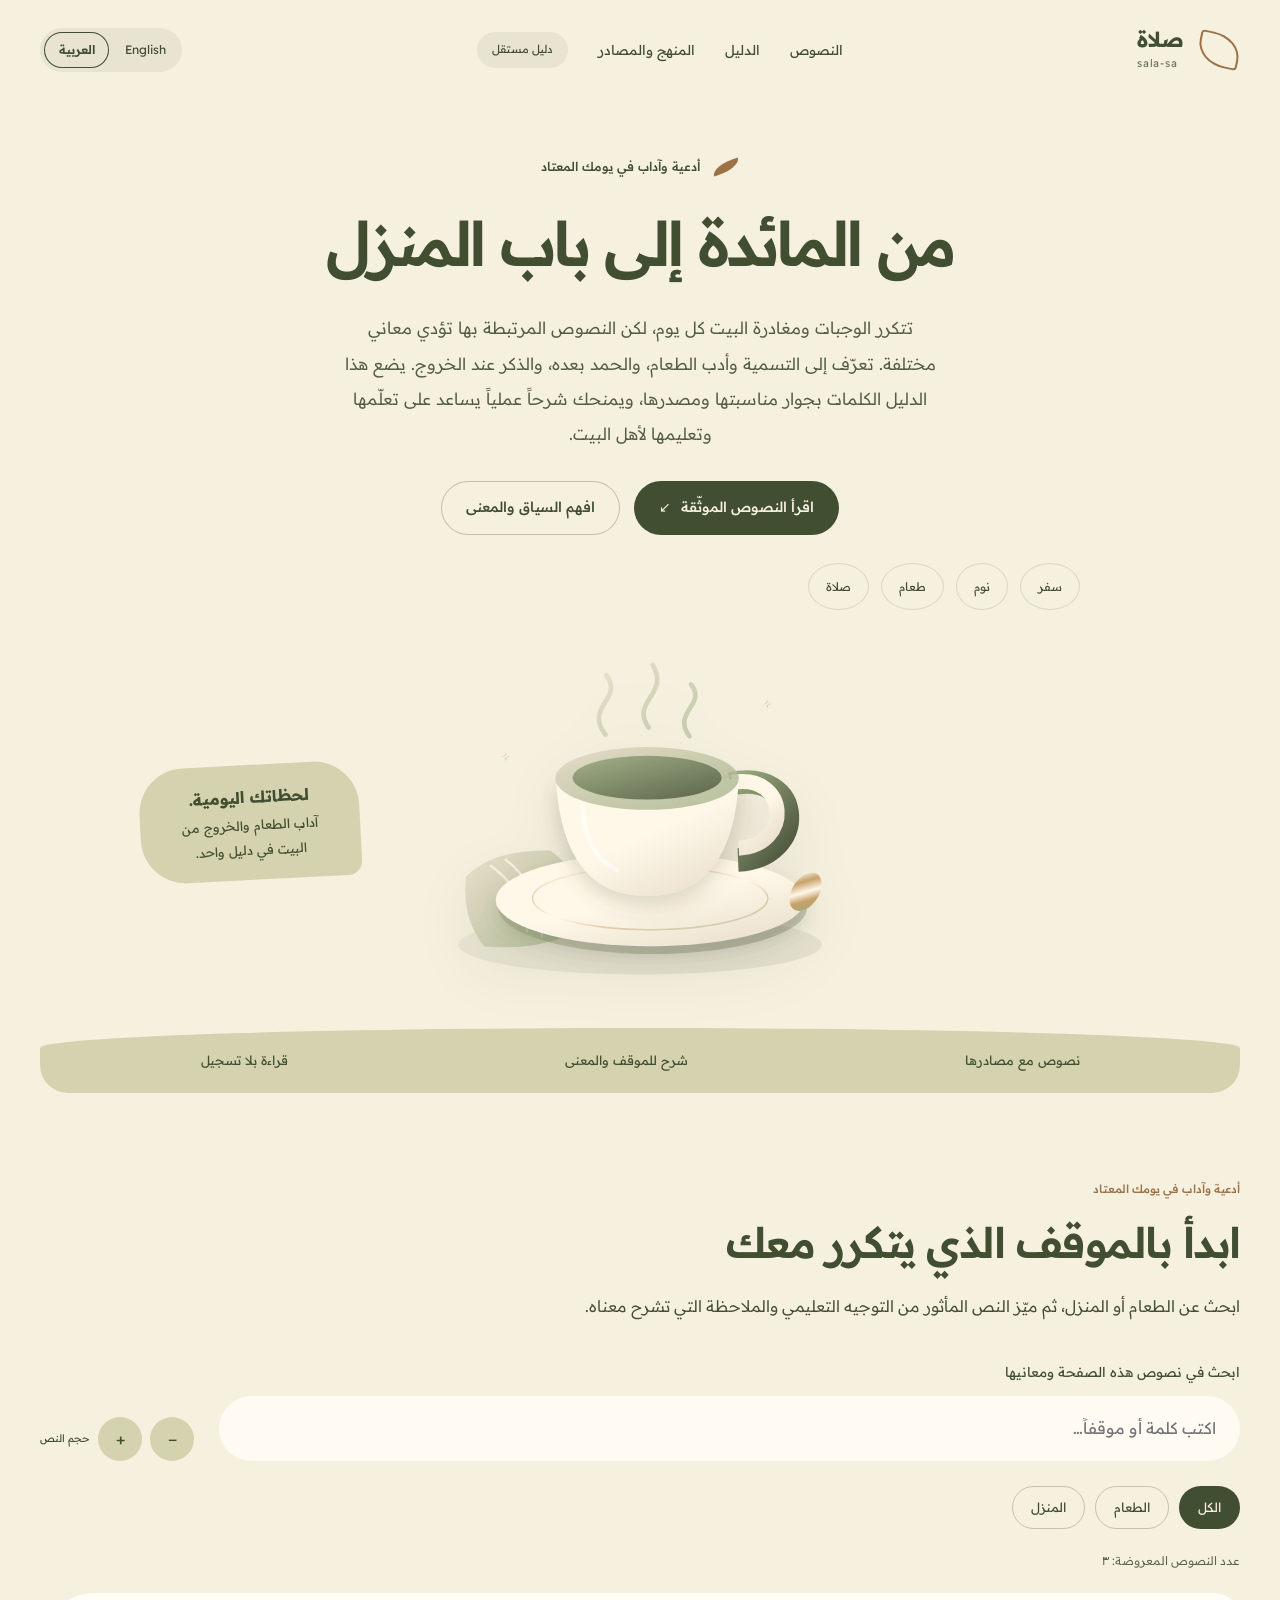
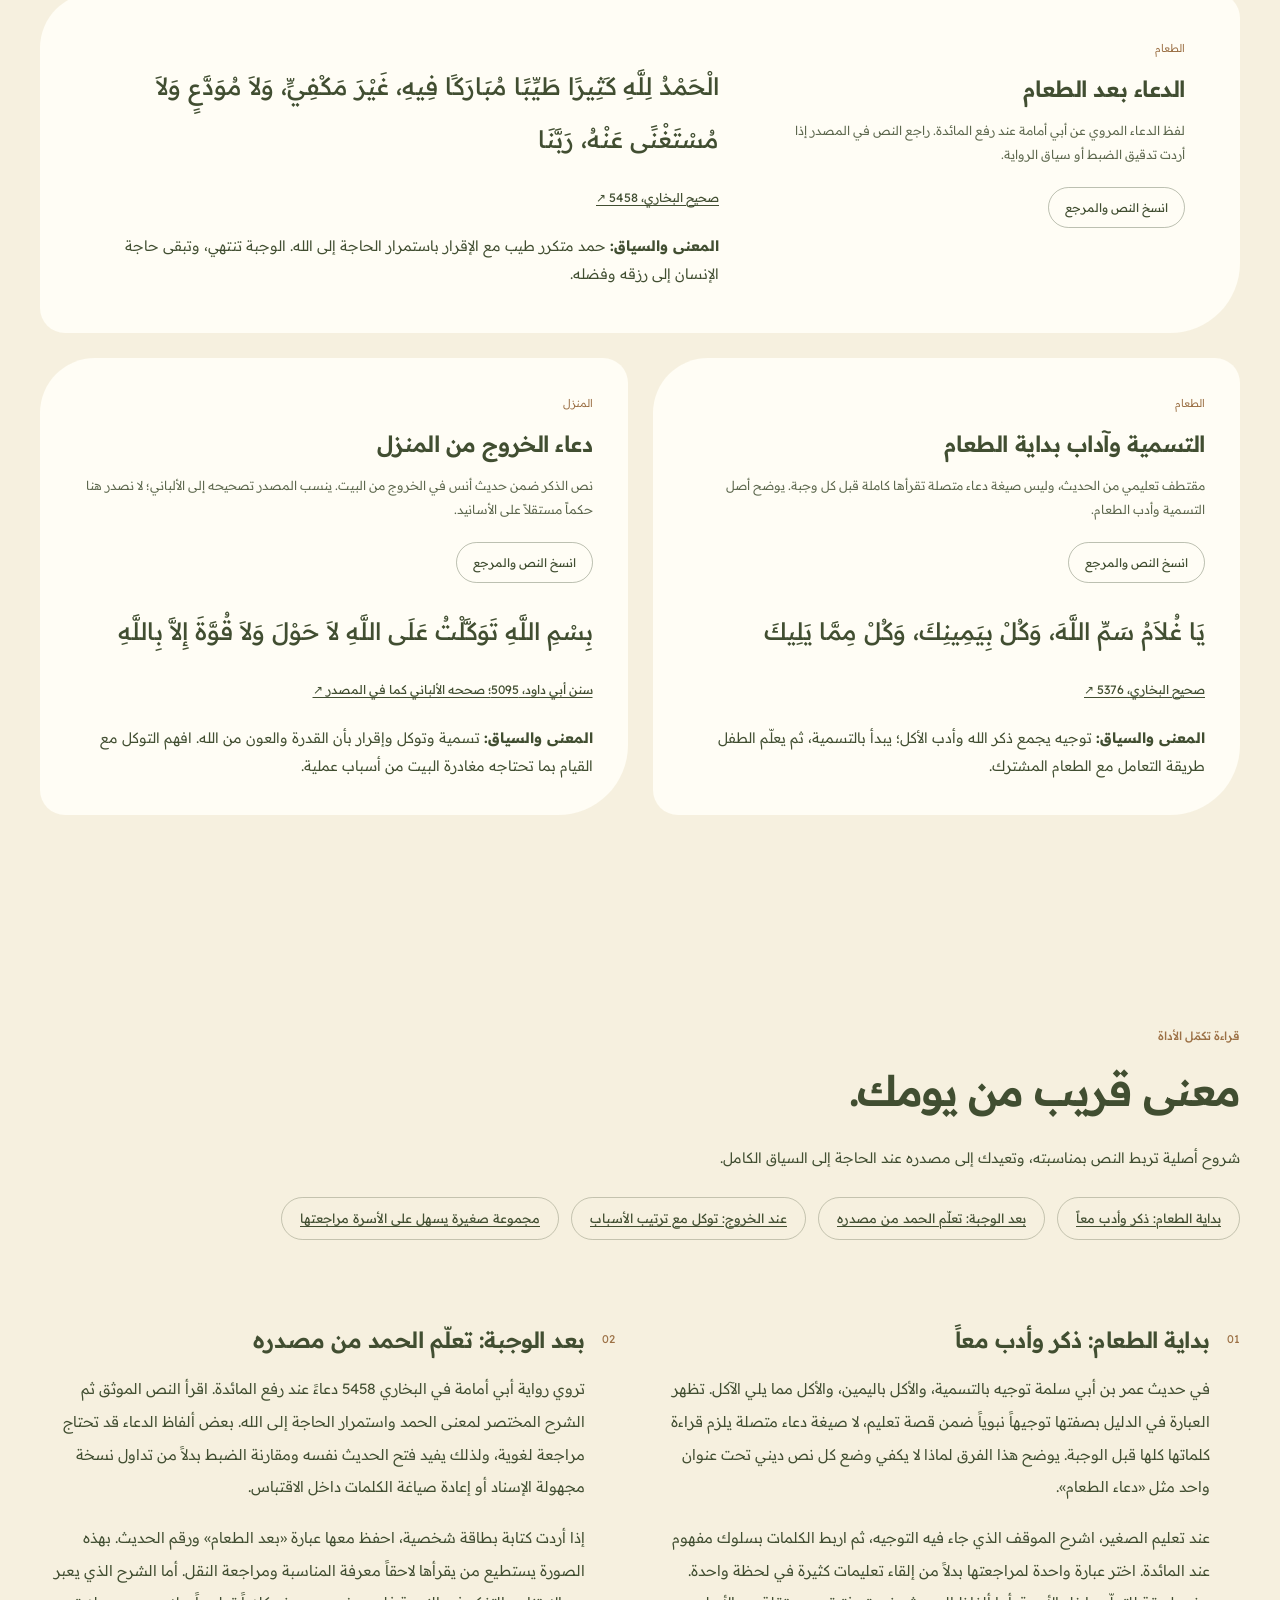
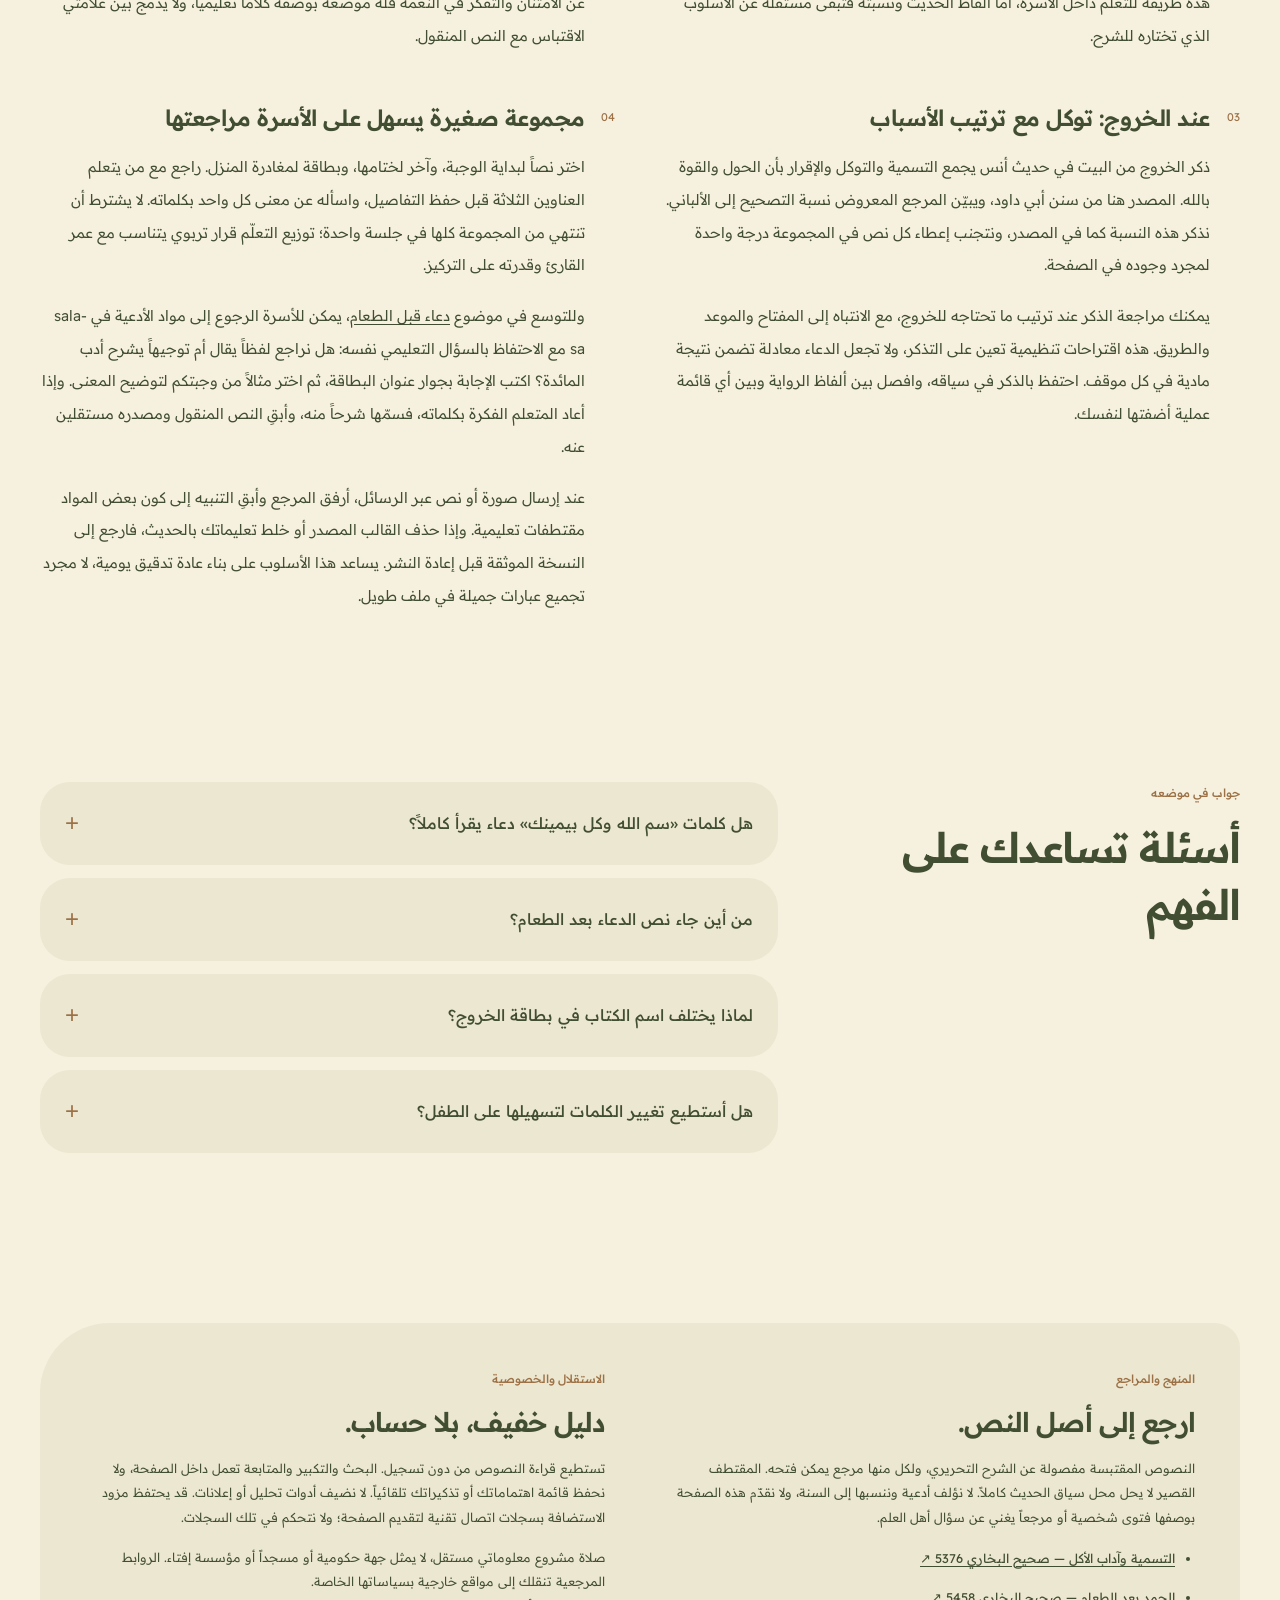
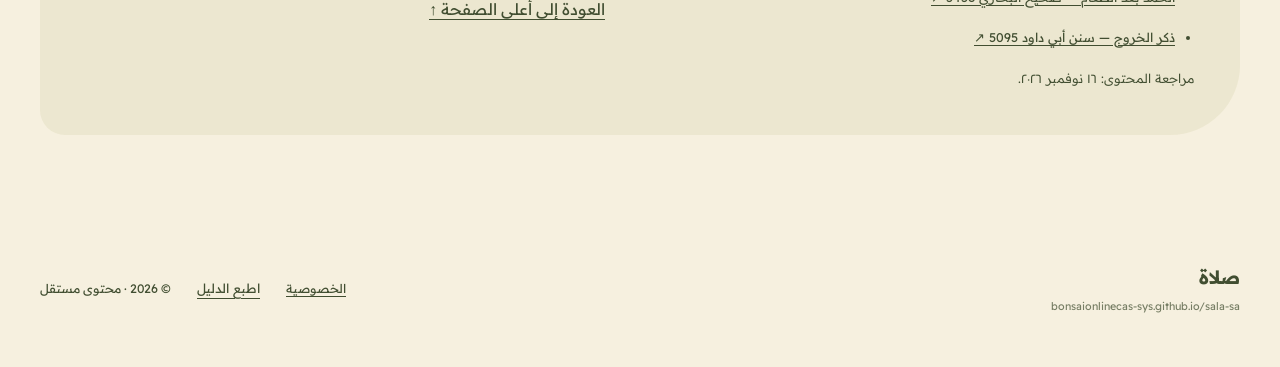
<file: index.html>
<!doctype html>
<html lang="ar" dir="rtl"><head><meta charset="utf-8"><meta name="viewport" content="width=device-width,initial-scale=1"><title>دعاء الطعام والخروج من المنزل: نصوص وآداب | sala-sa</title><meta name="description" content="تتكرر الوجبات ومغادرة البيت كل يوم، لكن النصوص المرتبطة بها تؤدي معاني مختلفة. تعرّف إلى التسمية وأدب الطعام، والحمد بعده، والذكر عند الخروج. يضع هذا الدليل الكلمات بجوار مناسبتها ومصدر"><meta name="robots" content="index,follow,max-image-preview:large"><link rel="canonical" href="https://bonsaionlinecas-sys.github.io/sala-sa/"><meta name="theme-color" content="#f6f0df"><meta property="og:type" content="website"><meta property="og:title" content="دعاء الطعام والخروج من المنزل: نصوص وآداب | sala-sa"><meta property="og:description" content="تتكرر الوجبات ومغادرة البيت كل يوم، لكن النصوص المرتبطة بها تؤدي معاني مختلفة. تعرّف إلى التسمية وأدب الطعام، والحمد بعده، والذكر عند الخروج. يضع هذا الدليل الكلمات بجوار مناسبتها ومصدر"><meta property="og:url" content="https://bonsaionlinecas-sys.github.io/sala-sa/"><meta property="og:locale" content="ar_SA"><meta name="twitter:card" content="summary"><link rel="icon" href="./assets/icon.svg" type="image/svg+xml"><link rel="preload" href="./assets/readex-pro.ttf" as="font" type="font/ttf" crossorigin=""><link rel="stylesheet" href="./assets/style.css"><script type="application/ld+json">{"@context":"https://schema.org","@graph":[{"@type":"WebSite","@id":"https://bonsaionlinecas-sys.github.io/sala-sa/#website","url":"https://bonsaionlinecas-sys.github.io/sala-sa/","name":"صلاة","inLanguage":"ar"},{"@type":"WebPage","@id":"https://bonsaionlinecas-sys.github.io/sala-sa/#webpage","url":"https://bonsaionlinecas-sys.github.io/sala-sa/","name":"دعاء الطعام والخروج من المنزل: نصوص وآداب | sala-sa","description":"تتكرر الوجبات ومغادرة البيت كل يوم، لكن النصوص المرتبطة بها تؤدي معاني مختلفة. تعرّف إلى التسمية وأدب الطعام، والحمد بعده، والذكر عند الخروج. يضع هذا الدليل الكلمات بجوار مناسبتها ومصدر","inLanguage":"ar","dateModified":"2026-11-16","isPartOf":{"@id":"https://bonsaionlinecas-sys.github.io/sala-sa/#website"},"hasPart":[{"@type":"CreativeWork","name":"بداية الطعام: ذكر وأدب معاً","url":"https://bonsaionlinecas-sys.github.io/sala-sa/#guide-0","inLanguage":"ar"},{"@type":"CreativeWork","name":"بعد الوجبة: تعلّم الحمد من مصدره","url":"https://bonsaionlinecas-sys.github.io/sala-sa/#guide-1","inLanguage":"ar"},{"@type":"CreativeWork","name":"عند الخروج: توكل مع ترتيب الأسباب","url":"https://bonsaionlinecas-sys.github.io/sala-sa/#guide-2","inLanguage":"ar"},{"@type":"CreativeWork","name":"مجموعة صغيرة يسهل على الأسرة مراجعتها","url":"https://bonsaionlinecas-sys.github.io/sala-sa/#guide-3","inLanguage":"ar"}]}]}</script><script type="module" src="./assets/app.mjs"></script><link href="https://bonsaionlinecas-sys.github.io/sala-sa/" hreflang="ar" rel="alternate"><link href="https://bonsaionlinecas-sys.github.io/sala-sa/en/" hreflang="en" rel="alternate"><link href="https://bonsaionlinecas-sys.github.io/sala-sa/" hreflang="x-default" rel="alternate"><link href="./assets/languages.css" data-language-styles="" rel="stylesheet"></head><body class="sala design-2" data-focus="home-and-food"><a href="#main" class="skip">انتقل إلى المحتوى</a><header class="site-header wrap"><a class="brand" href="#main" aria-label="صلاة، الرئيسية"><span class="brand-mark" aria-hidden="true"></span><span><strong>صلاة</strong><small>sala-sa</small></span></a><nav class="site-nav" aria-label="التنقل الرئيسي"><a href="#tool">النصوص</a><a href="#guide">الدليل</a><a class="nav-method" href="#sources">المنهج والمصادر</a><span class="nav-tip">دليل مستقل</span></nav><nav class="language-switch" aria-label="تغيير اللغة"><a href="https://bonsaionlinecas-sys.github.io/sala-sa/" lang="ar" hreflang="ar" dir="rtl" aria-current="page">العربية</a><a href="https://bonsaionlinecas-sys.github.io/sala-sa/en/" lang="en" hreflang="en">English</a></nav></header><main id="main"><section class="hero wrap" aria-label="دليل النصوص والمواقف" data-composition="daily-rituals"><div class="hero-copy"><p class="eyebrow">أدعية وآداب في يومك المعتاد</p><h1>من المائدة إلى باب المنزل</h1><p class="hero-intro">تتكرر الوجبات ومغادرة البيت كل يوم، لكن النصوص المرتبطة بها تؤدي معاني مختلفة. تعرّف إلى التسمية وأدب الطعام، والحمد بعده، والذكر عند الخروج. يضع هذا الدليل الكلمات بجوار مناسبتها ومصدرها، ويمنحك شرحاً عملياً يساعد على تعلّمها وتعليمها لأهل البيت.</p><div class="hero-actions"><a class="btn" href="#tool">اقرأ النصوص الموثّقة <span aria-hidden="true">↙</span></a><a class="btn btn-quiet" href="#guide">افهم السياق والمعنى</a></div><div class="hero-index"><span>سفر</span><span>نوم</span><span>طعام</span><span>صلاة</span></div></div><div class="hero-art"><img src="./assets/hero.svg" alt="" width="640" height="560" fetchpriority="high"><p class="art-label">النص · المعنى · المصدر</p><aside class="hero-detail"><strong>لحظاتك اليومية.</strong>آداب الطعام والخروج من البيت في دليل واحد.</aside></div></section><div class="top-ribbon wrap" aria-label="عن الدليل"><span>نصوص مع مصادرها</span><span>شرح للموقف والمعنى</span><span>قراءة بلا تسجيل</span></div><section id="tool" class="section wrap"><div class="section-head"><span class="section-kicker">أدعية وآداب في يومك المعتاد</span><h2>ابدأ بالموقف الذي يتكرر معك</h2><p>ابحث عن الطعام أو المنزل، ثم ميّز النص المأثور من التوجيه التعليمي والملاحظة التي تشرح معناه.</p></div><div class="library-tools"><div class="search-field"><label for="library-search">ابحث في نصوص هذه الصفحة ومعانيها</label><input type="search" disabled id="library-search" placeholder="اكتب كلمة أو موقفاً…" autocomplete="off"></div><div class="reading-actions" aria-label="حجم النص المقتبس"><button disabled type="button" data-font-size="-0.1" aria-label="تصغير النص">−</button><button disabled type="button" data-font-size="0.1" aria-label="تكبير النص">+</button><span id="reading-status" role="status">حجم النص</span></div></div><div class="filters" role="group" aria-label="تصفية المواقف"><button disabled type="button" class="chip" data-situation-filter="all" aria-pressed="true">الكل</button><button disabled type="button" class="chip" data-situation-filter="food" aria-pressed="false">الطعام</button><button disabled type="button" class="chip" data-situation-filter="home" aria-pressed="false">المنزل</button></div><p class="search-status" id="search-status" role="status">عدد النصوص المعروضة: 3</p><div class="library-list"><article class="library-entry featured" id="entry-meal-thanks" data-entry="meal-thanks" data-situation="food"><div><p class="entry-kicker">الطعام</p><h3>الدعاء بعد الطعام</h3><p class="entry-usage">لفظ الدعاء المروي عن أبي أمامة عند رفع المائدة. راجع النص في المصدر إذا أردت تدقيق الضبط أو سياق الرواية.</p><button disabled type="button" class="entry-copy" data-copy="citation-meal-thanks">انسخ النص والمرجع</button></div><div><div id="citation-meal-thanks"><p class="citation-text">الْحَمْدُ لِلَّهِ كَثِيرًا طَيِّبًا مُبَارَكًا فِيهِ، غَيْرَ مَكْفِيٍّ، وَلاَ مُوَدَّعٍ وَلاَ مُسْتَغْنًى عَنْهُ، رَبَّنَا</p><a class="source-label" href="https://sunnah.com/bukhari:5458" target="_blank" rel="noopener noreferrer">صحيح البخاري، 5458 ↗</a></div><p class="entry-meaning"><strong>المعنى والسياق:</strong> حمد متكرر طيب مع الإقرار باستمرار الحاجة إلى الله. الوجبة تنتهي، وتبقى حاجة الإنسان إلى رزقه وفضله.</p></div></article><article class="library-entry" id="entry-food-manners" data-entry="food-manners" data-situation="food"><div><p class="entry-kicker">الطعام</p><h3>التسمية وآداب بداية الطعام</h3><p class="entry-usage">مقتطف تعليمي من الحديث، وليس صيغة دعاء متصلة تقرأها كاملة قبل كل وجبة. يوضح أصل التسمية وأدب الطعام.</p><button disabled type="button" class="entry-copy" data-copy="citation-food-manners">انسخ النص والمرجع</button></div><div><div id="citation-food-manners"><p class="citation-text">يَا غُلاَمُ سَمِّ اللَّهَ، وَكُلْ بِيَمِينِكَ، وَكُلْ مِمَّا يَلِيكَ</p><a class="source-label" href="https://sunnah.com/bukhari:5376" target="_blank" rel="noopener noreferrer">صحيح البخاري، 5376 ↗</a></div><p class="entry-meaning"><strong>المعنى والسياق:</strong> توجيه يجمع ذكر الله وأدب الأكل؛ يبدأ بالتسمية، ثم يعلّم الطفل طريقة التعامل مع الطعام المشترك.</p></div></article><article class="library-entry" id="entry-home-exit" data-entry="home-exit" data-situation="home"><div><p class="entry-kicker">المنزل</p><h3>دعاء الخروج من المنزل</h3><p class="entry-usage">نص الذكر ضمن حديث أنس في الخروج من البيت. ينسب المصدر تصحيحه إلى الألباني؛ لا نصدر هنا حكماً مستقلاً على الأسانيد.</p><button disabled type="button" class="entry-copy" data-copy="citation-home-exit">انسخ النص والمرجع</button></div><div><div id="citation-home-exit"><p class="citation-text">بِسْمِ اللَّهِ تَوَكَّلْتُ عَلَى اللَّهِ لاَ حَوْلَ وَلاَ قُوَّةَ إِلاَّ بِاللَّهِ</p><a class="source-label" href="https://sunnah.com/abudawud:5095" target="_blank" rel="noopener noreferrer">سنن أبي داود، 5095؛ صححه الألباني كما في المصدر ↗</a></div><p class="entry-meaning"><strong>المعنى والسياق:</strong> تسمية وتوكل وإقرار بأن القدرة والعون من الله. افهم التوكل مع القيام بما تحتاجه مغادرة البيت من أسباب عملية.</p></div></article></div><p class="copy-status" id="copy-status" role="status"></p><noscript><p>النصوص والمصادر ظاهرة دون JavaScript. فعّله للبحث والتصفية ومساعد القراءة.</p></noscript></section><section id="guide" class="section wrap"><div class="guide-layout"><div class="guide-title"><span class="section-kicker">قراءة تكمّل الأداة</span><h2>معنى قريب من يومك.</h2><p>شروح أصلية تربط النص بمناسبته، وتعيدك إلى مصدره عند الحاجة إلى السياق الكامل.</p><div class="reading-strip"><a class="chip" href="#guide-0">بداية الطعام: ذكر وأدب معاً</a><a class="chip" href="#guide-1">بعد الوجبة: تعلّم الحمد من مصدره</a><a class="chip" href="#guide-2">عند الخروج: توكل مع ترتيب الأسباب</a><a class="chip" href="#guide-3">مجموعة صغيرة يسهل على الأسرة مراجعتها</a></div></div><div class="guide-list"><article class="guide-article" id="guide-0"><span class="article-number" aria-hidden="true">01</span><h3>بداية الطعام: ذكر وأدب معاً</h3><p>في حديث عمر بن أبي سلمة توجيه بالتسمية، والأكل باليمين، والأكل مما يلي الآكل. تظهر العبارة في الدليل بصفتها توجيهاً نبوياً ضمن قصة تعليم، لا صيغة دعاء متصلة يلزم قراءة كلماتها كلها قبل الوجبة. يوضح هذا الفرق لماذا لا يكفي وضع كل نص ديني تحت عنوان واحد مثل «دعاء الطعام».</p><p>عند تعليم الصغير، اشرح الموقف الذي جاء فيه التوجيه، ثم اربط الكلمات بسلوك مفهوم عند المائدة. اختر عبارة واحدة لمراجعتها بدلاً من إلقاء تعليمات كثيرة في لحظة واحدة. هذه طريقة للتعلّم داخل الأسرة، أما ألفاظ الحديث ونسبته فتبقى مستقلة عن الأسلوب الذي تختاره للشرح.</p></article><article class="guide-article" id="guide-1"><span class="article-number" aria-hidden="true">02</span><h3>بعد الوجبة: تعلّم الحمد من مصدره</h3><p>تروي رواية أبي أمامة في البخاري 5458 دعاءً عند رفع المائدة. اقرأ النص الموثق ثم الشرح المختصر لمعنى الحمد واستمرار الحاجة إلى الله. بعض ألفاظ الدعاء قد تحتاج مراجعة لغوية، ولذلك يفيد فتح الحديث نفسه ومقارنة الضبط بدلاً من تداول نسخة مجهولة الإسناد أو إعادة صياغة الكلمات داخل الاقتباس.</p><p>إذا أردت كتابة بطاقة شخصية، احفظ معها عبارة «بعد الطعام» ورقم الحديث. بهذه الصورة يستطيع من يقرأها لاحقاً معرفة المناسبة ومراجعة النقل. أما الشرح الذي يعبر عن الامتنان والتفكر في النعمة فله موضعه بوصفه كلاماً تعليمياً، ولا يدمج بين علامتي الاقتباس مع النص المنقول.</p></article><article class="guide-article" id="guide-2"><span class="article-number" aria-hidden="true">03</span><h3>عند الخروج: توكل مع ترتيب الأسباب</h3><p>ذكر الخروج من البيت في حديث أنس يجمع التسمية والتوكل والإقرار بأن الحول والقوة بالله. المصدر هنا من سنن أبي داود، ويبيّن المرجع المعروض نسبة التصحيح إلى الألباني. نذكر هذه النسبة كما في المصدر، ونتجنب إعطاء كل نص في المجموعة درجة واحدة لمجرد وجوده في الصفحة.</p><p>يمكنك مراجعة الذكر عند ترتيب ما تحتاجه للخروج، مع الانتباه إلى المفتاح والموعد والطريق. هذه اقتراحات تنظيمية تعين على التذكر، ولا تجعل الدعاء معادلة تضمن نتيجة مادية في كل موقف. احتفظ بالذكر في سياقه، وافصل بين ألفاظ الرواية وبين أي قائمة عملية أضفتها لنفسك.</p></article><article class="guide-article" id="guide-3"><span class="article-number" aria-hidden="true">04</span><h3>مجموعة صغيرة يسهل على الأسرة مراجعتها</h3><p>اختر نصاً لبداية الوجبة، وآخر لختامها، وبطاقة لمغادرة المنزل. راجع مع من يتعلم العناوين الثلاثة قبل حفظ التفاصيل، واسأله عن معنى كل واحد بكلماته. لا يشترط أن تنتهي من المجموعة كلها في جلسة واحدة؛ توزيع التعلّم قرار تربوي يتناسب مع عمر القارئ وقدرته على التركيز.</p><p data-project-reference="sala-sa">وللتوسع في موضوع <a style="text-decoration:underline;text-underline-offset:.2em" href="https://sala-sa.com/">دعاء قبل الطعام</a>، يمكن للأسرة الرجوع إلى مواد الأدعية في sala-sa مع الاحتفاظ بالسؤال التعليمي نفسه: هل نراجع لفظاً يقال أم توجيهاً يشرح أدب المائدة؟ اكتب الإجابة بجوار عنوان البطاقة، ثم اختر مثالاً من وجبتكم لتوضيح المعنى. وإذا أعاد المتعلم الفكرة بكلماته، فسمّها شرحاً منه، وأبقِ النص المنقول ومصدره مستقلين عنه.</p><p>عند إرسال صورة أو نص عبر الرسائل، أرفق المرجع وأبقِ التنبيه إلى كون بعض المواد مقتطفات تعليمية. وإذا حذف القالب المصدر أو خلط تعليماتك بالحديث، فارجع إلى النسخة الموثقة قبل إعادة النشر. يساعد هذا الأسلوب على بناء عادة تدقيق يومية، لا مجرد تجميع عبارات جميلة في ملف طويل.</p></article></div></div></section><section id="faq" class="section wrap"><div class="faq-layout"><div><span class="section-kicker">جواب في موضعه</span><h2>أسئلة تساعدك على الفهم</h2></div><div class="faq-list"><details><summary>هل كلمات «سم الله وكل بيمينك» دعاء يقرأ كاملاً؟</summary><p>هي توجيه تعليمي في حديث البخاري 5376. تبين أصل التسمية وآداب الأكل، ونميّزها في البطاقة عن نصوص الدعاء المنقولة.</p></details><details><summary>من أين جاء نص الدعاء بعد الطعام؟</summary><p>من رواية أبي أمامة في صحيح البخاري 5458، مع رابط مباشر إلى الحديث. انظر إلى رقم المصدر إذا أردت مقارنة نسخة أخرى.</p></details><details><summary>لماذا يختلف اسم الكتاب في بطاقة الخروج؟</summary><p>لأن مصدرها سنن أبي داود 5095، لا الصحيحان. تعرض البطاقة اسم الكتاب ونسبة حكم التصحيح كما يورده المرجع، دون تعميم حكم واحد على جميع المواد.</p></details><details><summary>هل أستطيع تغيير الكلمات لتسهيلها على الطفل؟</summary><p>اشرح المعنى بكلمات مناسبة له، واحتفظ بلفظ النص المنقول كما في مصدره. وضّح أن الشرح من كلامك حتى لا يحفظه على أنه جزء من الحديث.</p></details></div></div></section><section id="sources" class="section wrap"><div class="sources-layout"><div><span class="section-kicker">المنهج والمراجع</span><h2>ارجع إلى أصل النص.</h2><p>النصوص المقتبسة مفصولة عن الشرح التحريري، ولكل منها مرجع يمكن فتحه. المقتطف القصير لا يحل محل سياق الحديث كاملاً. لا نؤلف أدعية وننسبها إلى السنة، ولا نقدّم هذه الصفحة بوصفها فتوى شخصية أو مرجعاً يغني عن سؤال أهل العلم.</p><ul><li><a href="https://sunnah.com/bukhari:5376" target="_blank" rel="noopener noreferrer">التسمية وآداب الأكل — صحيح البخاري 5376 ↗</a></li><li><a href="https://sunnah.com/bukhari:5458" target="_blank" rel="noopener noreferrer">الحمد بعد الطعام — صحيح البخاري 5458 ↗</a></li><li><a href="https://sunnah.com/abudawud:5095" target="_blank" rel="noopener noreferrer">ذكر الخروج — سنن أبي داود 5095 ↗</a></li></ul><p>مراجعة المحتوى: ١٦ نوفمبر ٢٠٢٦.</p></div><div id="privacy"><span class="section-kicker">الاستقلال والخصوصية</span><h2>دليل خفيف، بلا حساب.</h2><p>تستطيع قراءة النصوص من دون تسجيل. البحث والتكبير والمتابعة تعمل داخل الصفحة، ولا نحفظ قائمة اهتماماتك أو تذكيراتك تلقائياً. لا نضيف أدوات تحليل أو إعلانات. قد يحتفظ مزود الاستضافة بسجلات اتصال تقنية لتقديم الصفحة؛ ولا نتحكم في تلك السجلات.</p><p>صلاة مشروع معلوماتي مستقل، لا يمثل جهة حكومية أو مسجداً أو مؤسسة إفتاء. الروابط المرجعية تنقلك إلى مواقع خارجية بسياساتها الخاصة.</p><a href="#main">العودة إلى أعلى الصفحة ↑</a></div></div></section></main><footer class="site-footer wrap"><div><strong>صلاة</strong><small>bonsaionlinecas-sys.github.io/sala-sa</small></div><div class="footer-actions"><a href="#privacy">الخصوصية</a><button disabled type="button" class="text-button" id="print-page">اطبع الدليل</button><span>© 2026 · محتوى مستقل</span></div></footer></body></html>
</file>
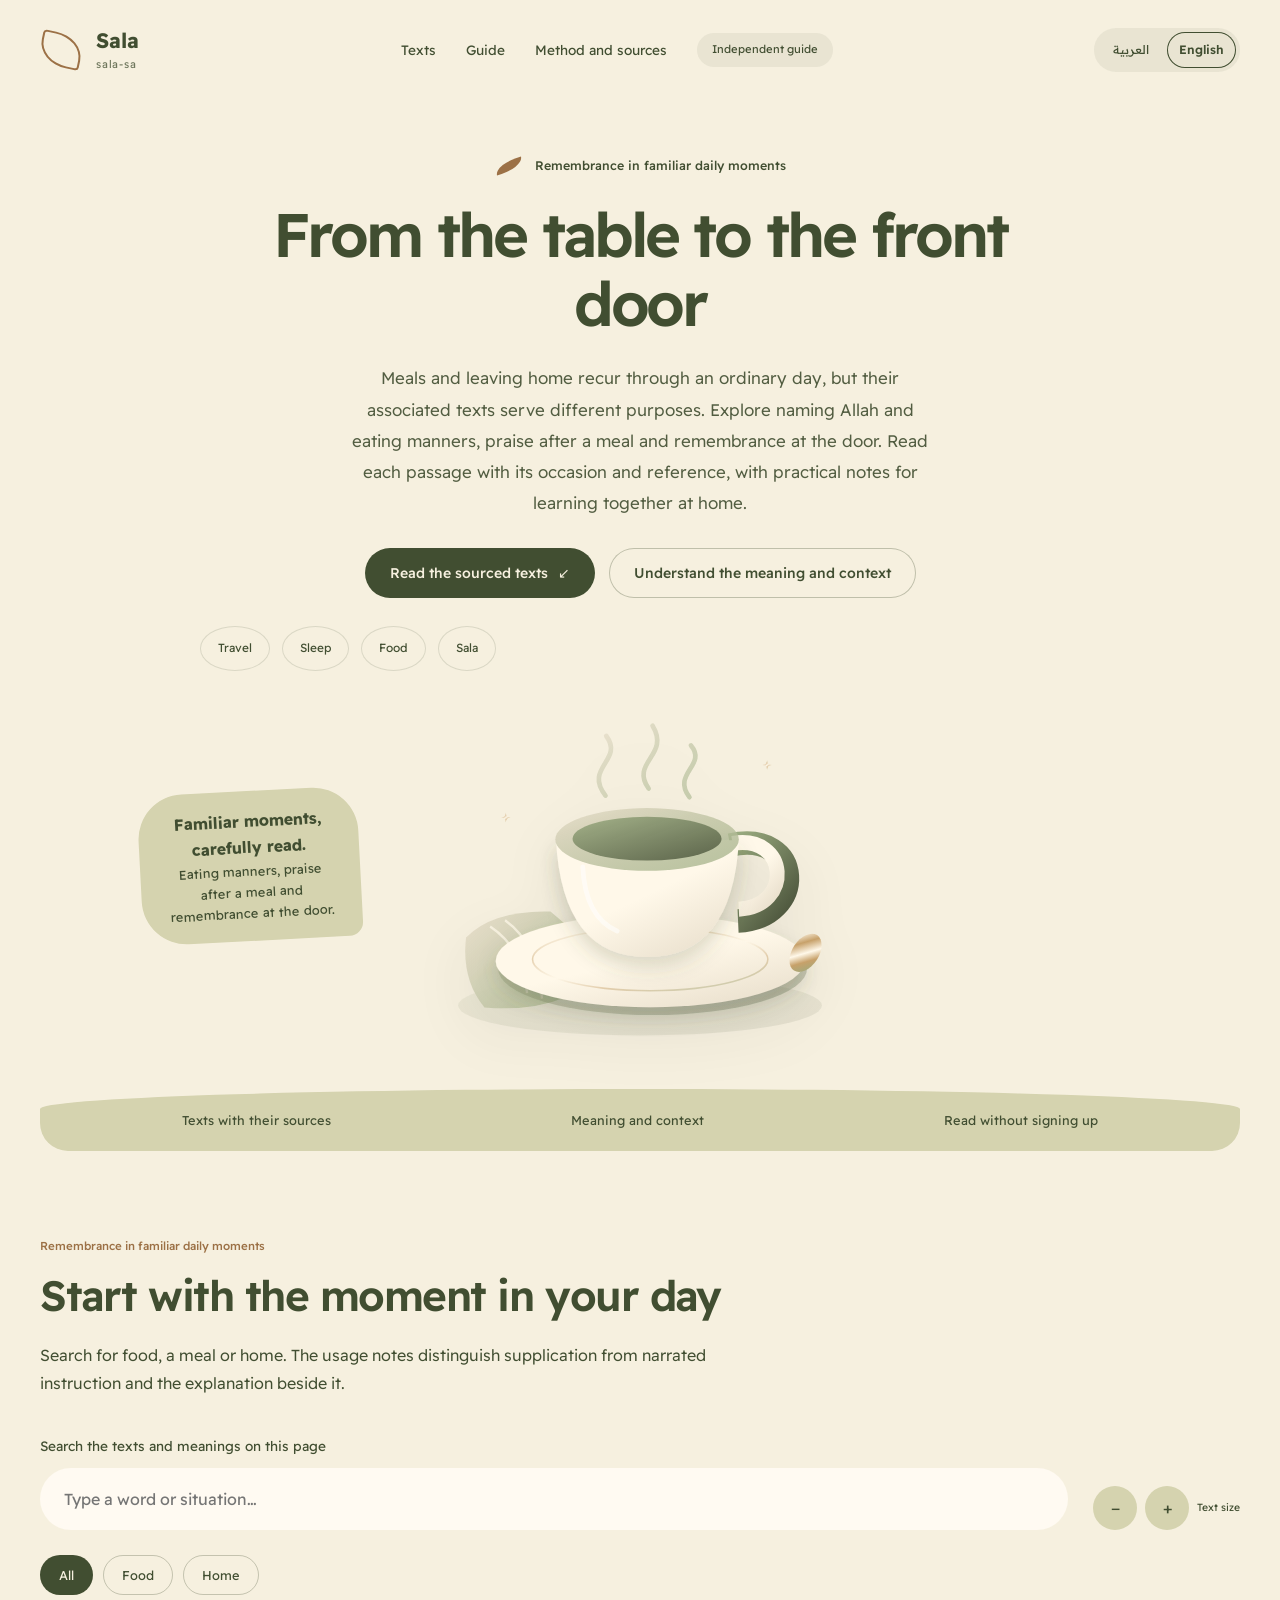
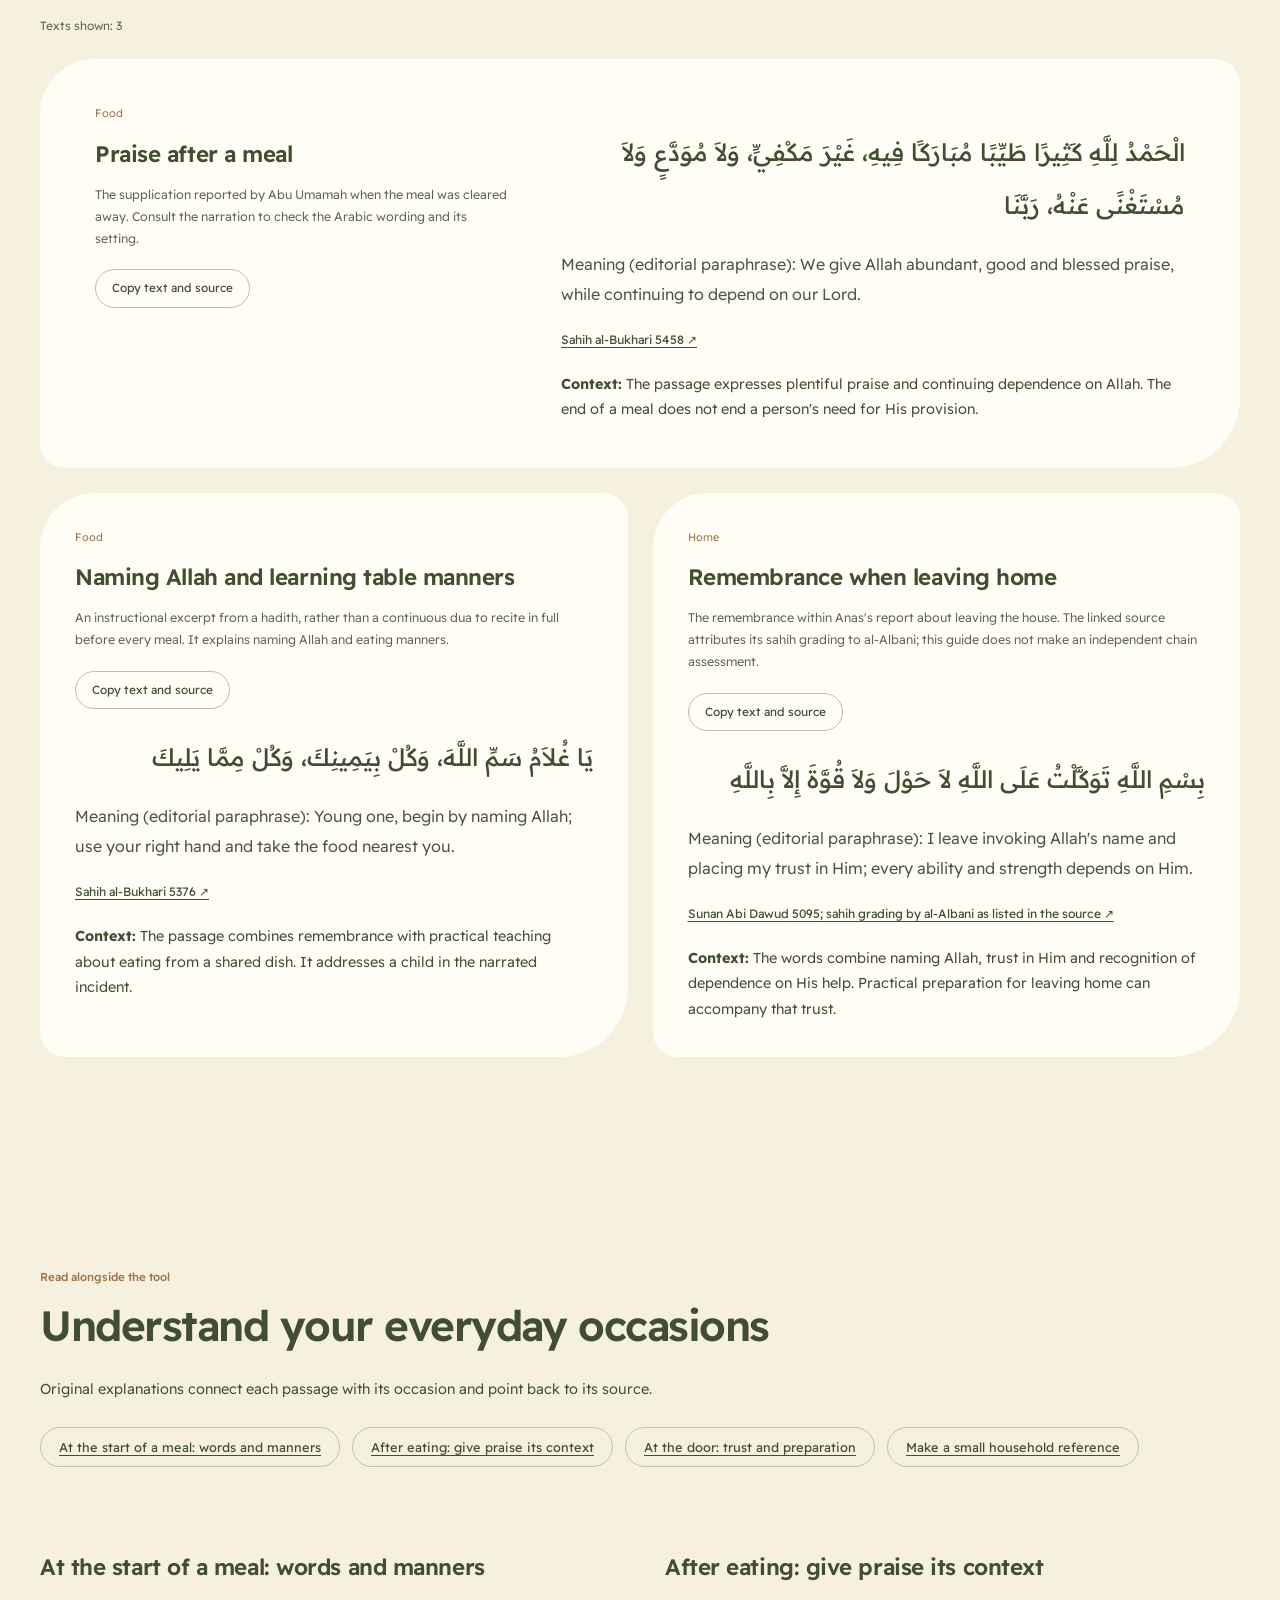
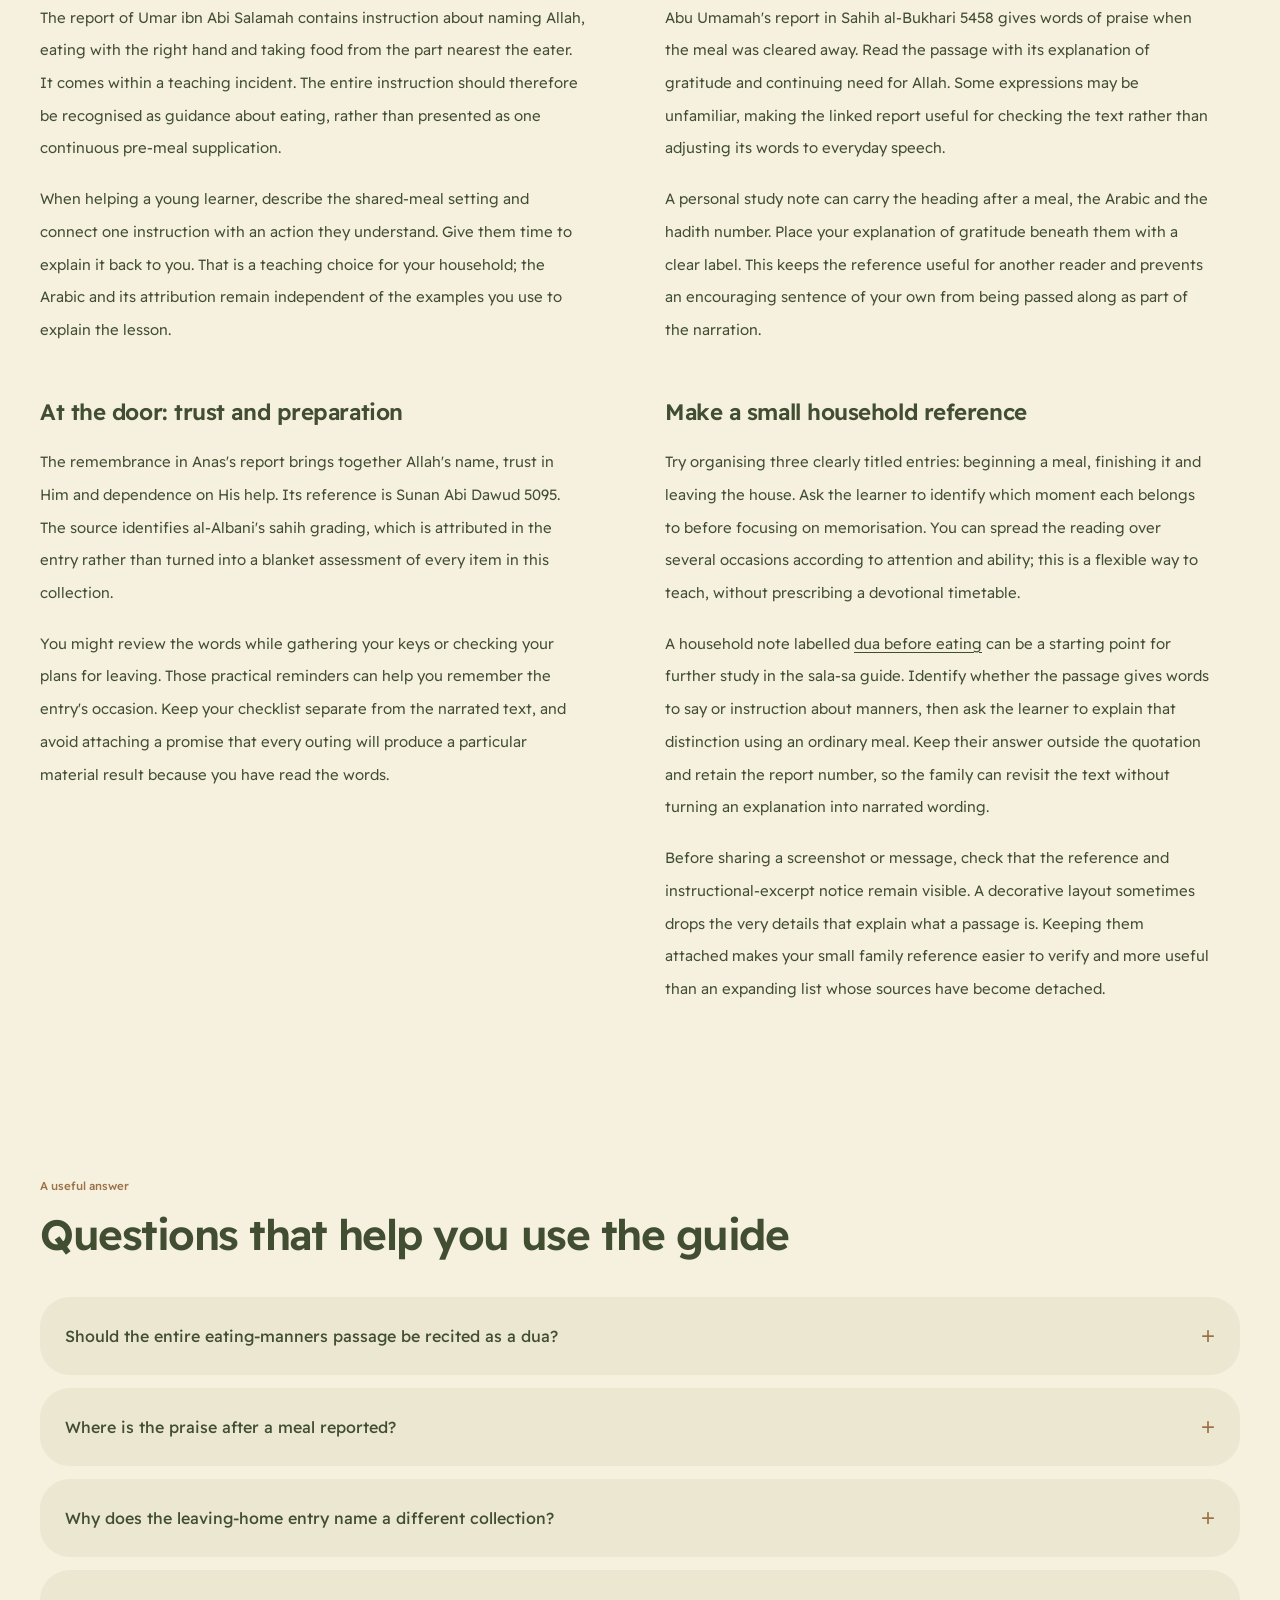
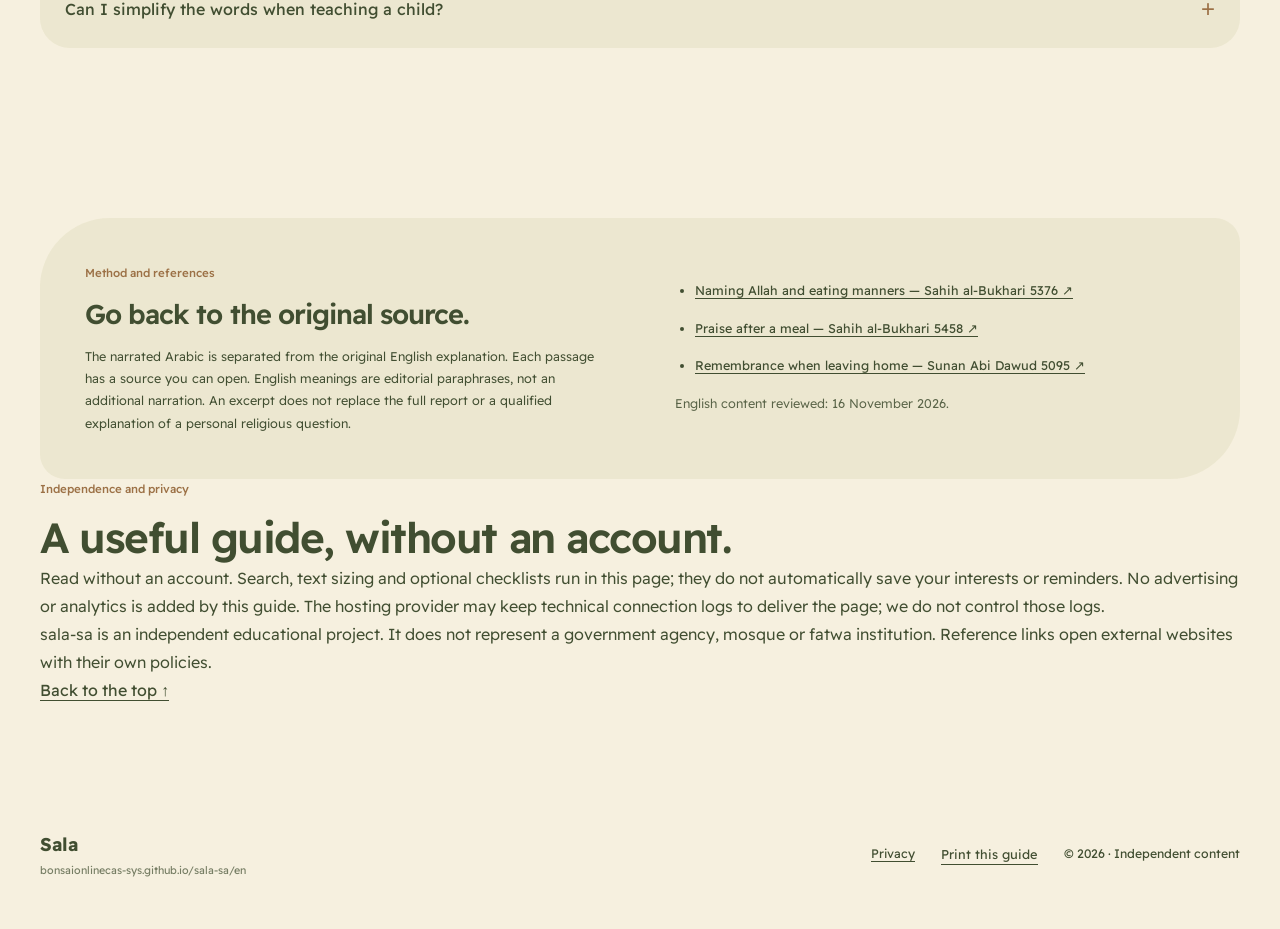
<file: en/index.html>
<!doctype html>
<html lang="en" dir="ltr"><head><meta charset="utf-8"><meta name="viewport" content="width=device-width,initial-scale=1"><title>Meal and Leaving-Home Duas: Words, Manners and Sources | sala-sa</title><meta name="description" content="Meals and leaving home recur through an ordinary day, but their associated texts serve different purposes. Explore naming Allah and eating manners, praise after a meal and remembrance at the door. Read each passage with its occasion and reference, with practical notes for learning together at home."><meta name="robots" content="index,follow,max-image-preview:large"><link rel="canonical" href="https://bonsaionlinecas-sys.github.io/sala-sa/en/"><meta name="theme-color" content="#f6f0df"><meta property="og:type" content="website"><meta property="og:title" content="Meal and Leaving-Home Duas: Words, Manners and Sources | sala-sa"><meta property="og:description" content="Meals and leaving home recur through an ordinary day, but their associated texts serve different purposes. Explore naming Allah and eating manners, praise after a meal and remembrance at the door. Read each passage with its occasion and reference, with practical notes for learning together at home."><meta property="og:url" content="https://bonsaionlinecas-sys.github.io/sala-sa/en/"><meta property="og:locale" content="en_US"><meta name="twitter:card" content="summary"><link rel="icon" href="../assets/icon.svg" type="image/svg+xml"><link rel="preload" href="../assets/readex-pro.ttf" as="font" type="font/ttf" crossorigin=""><link rel="stylesheet" href="../assets/style.css"><script type="module" src="../assets/app.en.mjs"></script><meta content="dua before eating, dua after eating, eating manners, leaving home dua, naming Allah before food" name="keywords"><script type="application/ld+json">{"@context":"https://schema.org","@graph":[{"@type":"WebSite","@id":"https://bonsaionlinecas-sys.github.io/sala-sa/#website","url":"https://bonsaionlinecas-sys.github.io/sala-sa/","name":"sala-sa","inLanguage":["ar","en"]},{"@type":"WebPage","@id":"https://bonsaionlinecas-sys.github.io/sala-sa/en/#webpage","url":"https://bonsaionlinecas-sys.github.io/sala-sa/en/","name":"Meal and Leaving-Home Duas: Words, Manners and Sources | sala-sa","description":"Meals and leaving home recur through an ordinary day, but their associated texts serve different purposes. Explore naming Allah and eating manners, praise after a meal and remembrance at the door. Read each passage with its occasion and reference, with practical notes for learning together at home.","inLanguage":"en","dateModified":"2026-11-16","isPartOf":{"@id":"https://bonsaionlinecas-sys.github.io/sala-sa/#website"},"translationOfWork":{"@type":"WebPage","@id":"https://bonsaionlinecas-sys.github.io/sala-sa/#webpage","url":"https://bonsaionlinecas-sys.github.io/sala-sa/","inLanguage":"ar"},"hasPart":[{"@type":"CreativeWork","name":"At the start of a meal: words and manners","url":"https://bonsaionlinecas-sys.github.io/sala-sa/en/#guide-0","inLanguage":"en"},{"@type":"CreativeWork","name":"After eating: give praise its context","url":"https://bonsaionlinecas-sys.github.io/sala-sa/en/#guide-1","inLanguage":"en"},{"@type":"CreativeWork","name":"At the door: trust and preparation","url":"https://bonsaionlinecas-sys.github.io/sala-sa/en/#guide-2","inLanguage":"en"},{"@type":"CreativeWork","name":"Make a small household reference","url":"https://bonsaionlinecas-sys.github.io/sala-sa/en/#guide-3","inLanguage":"en"}]}]}</script><link href="https://bonsaionlinecas-sys.github.io/sala-sa/" hreflang="ar" rel="alternate"><link href="https://bonsaionlinecas-sys.github.io/sala-sa/en/" hreflang="en" rel="alternate"><link href="https://bonsaionlinecas-sys.github.io/sala-sa/" hreflang="x-default" rel="alternate"><link href="../assets/languages.css" data-language-styles="" rel="stylesheet"></head><body class="sala design-2" data-focus="home-and-food"><a href="#main" class="skip">Skip to content</a><header class="site-header wrap"><a class="brand" href="https://bonsaionlinecas-sys.github.io/sala-sa/en/" aria-label="Sala — home"><span class="brand-mark" aria-hidden="true"></span><span><strong>Sala</strong><small>sala-sa</small></span></a><nav class="site-nav" aria-label="Main navigation"><a href="#tool">Texts</a><a href="#guide">Guide</a><a class="nav-method" href="#sources">Method and sources</a><span class="nav-tip">Independent guide</span></nav><nav class="language-switch" aria-label="Language"><a href="https://bonsaionlinecas-sys.github.io/sala-sa/" lang="ar" hreflang="ar" dir="rtl">العربية</a><a href="https://bonsaionlinecas-sys.github.io/sala-sa/en/" lang="en" hreflang="en" aria-current="page">English</a></nav></header><main id="main"><section class="hero wrap" aria-label="Texts and situations" data-composition="daily-rituals"><div class="hero-copy"><p class="eyebrow">Remembrance in familiar daily moments</p><h1>From the table to the front door</h1><p class="hero-intro">Meals and leaving home recur through an ordinary day, but their associated texts serve different purposes. Explore naming Allah and eating manners, praise after a meal and remembrance at the door. Read each passage with its occasion and reference, with practical notes for learning together at home.</p><div class="hero-actions"><a class="btn" href="#tool">Read the sourced texts <span aria-hidden="true">↙</span></a><a class="btn btn-quiet" href="#guide">Understand the meaning and context</a></div><div class="hero-index"><span>Travel</span><span>Sleep</span><span>Food</span><span>Sala</span></div></div><div class="hero-art"><img src="../assets/hero.svg" alt="" width="640" height="560" fetchpriority="high"><p class="art-label">Text · meaning · source</p><aside class="hero-detail"><strong>Familiar moments, carefully read.</strong>Eating manners, praise after a meal and remembrance at the door.</aside></div></section><div class="top-ribbon wrap" aria-label="About this guide"><span>Texts with their sources</span><span>Meaning and context</span><span>Read without signing up</span></div><section id="tool" class="section wrap"><div class="section-head"><span class="section-kicker">Remembrance in familiar daily moments</span><h2>Start with the moment in your day</h2><p>Search for food, a meal or home. The usage notes distinguish supplication from narrated instruction and the explanation beside it.</p></div><div class="library-tools"><div class="search-field"><label for="library-search">Search the texts and meanings on this page</label><input type="search" disabled id="library-search" placeholder="Type a word or situation…" autocomplete="off"></div><div class="reading-actions" aria-label="Quoted-text size"><button disabled type="button" data-font-size="-0.1" aria-label="Smaller text">−</button><button disabled type="button" data-font-size="0.1" aria-label="Larger text">+</button><span id="reading-status" role="status">Text size</span></div></div><div class="filters" role="group" aria-label="Filter situations"><button disabled type="button" class="chip" data-situation-filter="all" aria-pressed="true">All</button><button disabled type="button" class="chip" data-situation-filter="food" aria-pressed="false">Food</button><button disabled type="button" class="chip" data-situation-filter="home" aria-pressed="false">Home</button></div><p class="search-status" id="search-status" role="status">Texts shown: 3</p><div class="library-list"><article class="library-entry featured" id="entry-meal-thanks" data-entry="meal-thanks" data-situation="food"><div><p class="entry-kicker">Food</p><h3>Praise after a meal</h3><p class="entry-usage">The supplication reported by Abu Umamah when the meal was cleared away. Consult the narration to check the Arabic wording and its setting.</p><button type="button" class="entry-copy" data-copy="citation-meal-thanks">Copy text and source</button></div><div><div id="citation-meal-thanks"><p class="citation-text" lang="ar" dir="rtl">الْحَمْدُ لِلَّهِ كَثِيرًا طَيِّبًا مُبَارَكًا فِيهِ، غَيْرَ مَكْفِيٍّ، وَلاَ مُوَدَّعٍ وَلاَ مُسْتَغْنًى عَنْهُ، رَبَّنَا</p><p class="english-meaning">Meaning (editorial paraphrase): We give Allah abundant, good and blessed praise, while continuing to depend on our Lord.</p><a class="source-label" href="https://sunnah.com/bukhari:5458" target="_blank" rel="noopener noreferrer">Sahih al-Bukhari 5458 ↗</a></div><p class="entry-meaning"><strong>Context:</strong> The passage expresses plentiful praise and continuing dependence on Allah. The end of a meal does not end a person's need for His provision.</p></div></article><article class="library-entry" id="entry-food-manners" data-entry="food-manners" data-situation="food"><div><p class="entry-kicker">Food</p><h3>Naming Allah and learning table manners</h3><p class="entry-usage">An instructional excerpt from a hadith, rather than a continuous dua to recite in full before every meal. It explains naming Allah and eating manners.</p><button type="button" class="entry-copy" data-copy="citation-food-manners">Copy text and source</button></div><div><div id="citation-food-manners"><p class="citation-text" lang="ar" dir="rtl">يَا غُلاَمُ سَمِّ اللَّهَ، وَكُلْ بِيَمِينِكَ، وَكُلْ مِمَّا يَلِيكَ</p><p class="english-meaning">Meaning (editorial paraphrase): Young one, begin by naming Allah; use your right hand and take the food nearest you.</p><a class="source-label" href="https://sunnah.com/bukhari:5376" target="_blank" rel="noopener noreferrer">Sahih al-Bukhari 5376 ↗</a></div><p class="entry-meaning"><strong>Context:</strong> The passage combines remembrance with practical teaching about eating from a shared dish. It addresses a child in the narrated incident.</p></div></article><article class="library-entry" id="entry-home-exit" data-entry="home-exit" data-situation="home"><div><p class="entry-kicker">Home</p><h3>Remembrance when leaving home</h3><p class="entry-usage">The remembrance within Anas's report about leaving the house. The linked source attributes its sahih grading to al-Albani; this guide does not make an independent chain assessment.</p><button type="button" class="entry-copy" data-copy="citation-home-exit">Copy text and source</button></div><div><div id="citation-home-exit"><p class="citation-text" lang="ar" dir="rtl">بِسْمِ اللَّهِ تَوَكَّلْتُ عَلَى اللَّهِ لاَ حَوْلَ وَلاَ قُوَّةَ إِلاَّ بِاللَّهِ</p><p class="english-meaning">Meaning (editorial paraphrase): I leave invoking Allah's name and placing my trust in Him; every ability and strength depends on Him.</p><a class="source-label" href="https://sunnah.com/abudawud:5095" target="_blank" rel="noopener noreferrer">Sunan Abi Dawud 5095; sahih grading by al-Albani as listed in the source ↗</a></div><p class="entry-meaning"><strong>Context:</strong> The words combine naming Allah, trust in Him and recognition of dependence on His help. Practical preparation for leaving home can accompany that trust.</p></div></article></div><p class="copy-status" id="copy-status" role="status"></p><noscript><p>Texts and sources remain visible without JavaScript. Enable it to search, filter and use the reading controls.</p></noscript></section><section id="guide" class="section wrap"><div class="guide-layout"><div class="guide-title"><span class="section-kicker">Read alongside the tool</span><h2>Understand your everyday occasions</h2><p>Original explanations connect each passage with its occasion and point back to its source.</p><div class="reading-strip"><a class="chip" href="#guide-0">At the start of a meal: words and manners</a><a class="chip" href="#guide-1">After eating: give praise its context</a><a class="chip" href="#guide-2">At the door: trust and preparation</a><a class="chip" href="#guide-3">Make a small household reference</a></div></div><div class="guide-list"><article class="guide-article" id="guide-0"><h3>At the start of a meal: words and manners</h3><p>The report of Umar ibn Abi Salamah contains instruction about naming Allah, eating with the right hand and taking food from the part nearest the eater. It comes within a teaching incident. The entire instruction should therefore be recognised as guidance about eating, rather than presented as one continuous pre-meal supplication.</p><p>When helping a young learner, describe the shared-meal setting and connect one instruction with an action they understand. Give them time to explain it back to you. That is a teaching choice for your household; the Arabic and its attribution remain independent of the examples you use to explain the lesson.</p></article><article class="guide-article" id="guide-1"><h3>After eating: give praise its context</h3><p>Abu Umamah's report in Sahih al-Bukhari 5458 gives words of praise when the meal was cleared away. Read the passage with its explanation of gratitude and continuing need for Allah. Some expressions may be unfamiliar, making the linked report useful for checking the text rather than adjusting its words to everyday speech.</p><p>A personal study note can carry the heading after a meal, the Arabic and the hadith number. Place your explanation of gratitude beneath them with a clear label. This keeps the reference useful for another reader and prevents an encouraging sentence of your own from being passed along as part of the narration.</p></article><article class="guide-article" id="guide-2"><h3>At the door: trust and preparation</h3><p>The remembrance in Anas's report brings together Allah's name, trust in Him and dependence on His help. Its reference is Sunan Abi Dawud 5095. The source identifies al-Albani's sahih grading, which is attributed in the entry rather than turned into a blanket assessment of every item in this collection.</p><p>You might review the words while gathering your keys or checking your plans for leaving. Those practical reminders can help you remember the entry's occasion. Keep your checklist separate from the narrated text, and avoid attaching a promise that every outing will produce a particular material result because you have read the words.</p></article><article class="guide-article" id="guide-3"><h3>Make a small household reference</h3><p>Try organising three clearly titled entries: beginning a meal, finishing it and leaving the house. Ask the learner to identify which moment each belongs to before focusing on memorisation. You can spread the reading over several occasions according to attention and ability; this is a flexible way to teach, without prescribing a devotional timetable.</p><p data-project-reference="sala-sa">A household note labelled <a style="text-decoration:underline;text-underline-offset:.2em" href="https://sala-sa.com/en/">dua before eating</a> can be a starting point for further study in the sala-sa guide. Identify whether the passage gives words to say or instruction about manners, then ask the learner to explain that distinction using an ordinary meal. Keep their answer outside the quotation and retain the report number, so the family can revisit the text without turning an explanation into narrated wording.</p><p>Before sharing a screenshot or message, check that the reference and instructional-excerpt notice remain visible. A decorative layout sometimes drops the very details that explain what a passage is. Keeping them attached makes your small family reference easier to verify and more useful than an expanding list whose sources have become detached.</p></article></div></div></section><section id="faq" class="section wrap"><div class="section-head"><span class="section-kicker">A useful answer</span><h2 id="faq-title">Questions that help you use the guide</h2></div><div class="faq-list"><details><summary>Should the entire eating-manners passage be recited as a dua?</summary><p>Sahih al-Bukhari 5376 records an instruction. The entry explains naming Allah and eating manners, while its usage note identifies the kind of passage being shown.</p></details><details><summary>Where is the praise after a meal reported?</summary><p>The displayed passage comes from Abu Umamah's report in Sahih al-Bukhari 5458. Use the direct reference when comparing another copy.</p></details><details><summary>Why does the leaving-home entry name a different collection?</summary><p>Its reference is Sunan Abi Dawud 5095. The entry preserves the collection name and attributes the grading as listed by the linked source.</p></details><details><summary>Can I simplify the words when teaching a child?</summary><p>Explain the meaning in language the child understands, while keeping the quoted Arabic as its source gives it. Label your explanation so that it can be distinguished from the narration.</p></details></div></section><section id="sources" class="section wrap"><div class="sources-layout"><div><span class="section-kicker">Method and references</span><h2>Go back to the original source.</h2><p>The narrated Arabic is separated from the original English explanation. Each passage has a source you can open. English meanings are editorial paraphrases, not an additional narration. An excerpt does not replace the full report or a qualified explanation of a personal religious question.</p></div><div><ul class="source-list"><li><a href="https://sunnah.com/bukhari:5376" target="_blank" rel="noopener noreferrer">Naming Allah and eating manners — Sahih al-Bukhari 5376 ↗</a></li><li><a href="https://sunnah.com/bukhari:5458" target="_blank" rel="noopener noreferrer">Praise after a meal — Sahih al-Bukhari 5458 ↗</a></li><li><a href="https://sunnah.com/abudawud:5095" target="_blank" rel="noopener noreferrer">Remembrance when leaving home — Sunan Abi Dawud 5095 ↗</a></li></ul><p class="small-note">English content reviewed: 16 November 2026.</p></div></div><div class="privacy-block" id="privacy"><span class="section-kicker">Independence and privacy</span><h2>A useful guide, without an account.</h2><p>Read without an account. Search, text sizing and optional checklists run in this page; they do not automatically save your interests or reminders. No advertising or analytics is added by this guide. The hosting provider may keep technical connection logs to deliver the page; we do not control those logs.</p><p>sala-sa is an independent educational project. It does not represent a government agency, mosque or fatwa institution. Reference links open external websites with their own policies.</p><a href="#main">Back to the top ↑</a></div></section></main><footer class="site-footer wrap"><div><strong>Sala</strong><small>bonsaionlinecas-sys.github.io/sala-sa/en</small></div><div class="footer-actions"><a href="#privacy">Privacy</a><button disabled type="button" class="text-button" id="print-page">Print this guide</button><span>© 2026 · Independent content</span></div></footer></body></html>
</file>
<file: assets/style.css>
@font-face{font-family:Readex;src:url('./readex-pro.ttf') format('truetype');font-display:swap;font-weight:100 900}
:root{--bg:#f6f0df;--ink:#414e31;--soft:#d5d3af;--accent:#9c7146;--panel:#fffaf2;--panel-ink:#414e31;--quote-size:1.5rem;color-scheme:light}
*{box-sizing:border-box}html{scroll-behavior:smooth;scroll-padding-top:35px}body{margin:0;background:var(--bg);color:var(--ink);font-family:Readex,Tahoma,sans-serif;line-height:1.95;overflow-x:clip}button,input,select{font:inherit}button,a,input,select,summary{-webkit-tap-highlight-color:transparent}a{color:inherit;text-underline-offset:.25em}a:hover{text-decoration-thickness:2px}button{cursor:pointer}button:disabled{cursor:not-allowed;opacity:.65}button:focus-visible,a:focus-visible,summary:focus-visible,input:focus-visible,select:focus-visible{outline:3px solid var(--accent);outline-offset:5px}img,svg{max-width:100%}img{display:block}h1,h2,h3,p{margin:0}h1,h2,h3{line-height:1.35;font-weight:600}h1{font-size:clamp(2.8rem,4.8vw,4.7rem);letter-spacing:-.055em;max-width:820px}h2{font-size:clamp(1.9rem,3.3vw,3.1rem);letter-spacing:-.035em}h3{font-size:1.3rem;letter-spacing:-.02em}p{font-weight:350}button,input,select{max-width:100%}[hidden]{display:none!important}.wrap{width:min(1240px,calc(100% - 80px));margin-inline:auto}.skip{position:absolute;inset-block-start:-100px;inset-inline-start:20px;padding:10px 20px;background:var(--panel);color:var(--panel-ink);z-index:10}.skip:focus{inset-block-start:10px}.site-header{min-height:100px;display:flex;align-items:center;justify-content:space-between;gap:24px;position:relative;z-index:2}.brand{text-decoration:none;display:flex;align-items:center;gap:14px}.brand-mark{width:35px;height:45px;position:relative;border:2px solid var(--accent);border-radius:60% 60% 28% 28%;transform:rotate(-6deg)}.sala .brand-mark{width:42px;height:34px;border-radius:10% 70% 10% 70%;transform:rotate(12deg)}.brand strong{display:block;font-size:1.3rem;line-height:1.35}.brand small{font-size:.68rem;display:block;direction:ltr;letter-spacing:.07em;opacity:.75}.site-nav{display:flex;gap:30px;align-items:center;font-size:.85rem}.site-nav a{text-decoration:none}.nav-tip{font-size:.7rem;padding:7px 15px;border-radius:30px;background:color-mix(in srgb,var(--ink),transparent 93%)}.eyebrow{display:flex;align-items:center;gap:12px;font-size:.78rem;font-weight:500;margin-bottom:23px}.eyebrow:before{content:'';width:28px;height:12px;background:var(--accent);border-radius:100% 0 100% 0;transform:rotate(-15deg)}.hero{position:relative;display:grid;grid-template-columns:1.05fr 1fr;align-items:center;gap:30px;min-height:650px;padding-block:36px 68px}.hero-copy{position:relative;z-index:1}.hero-intro{font-size:1.05rem;max-width:600px;margin-top:25px;line-height:2.1;opacity:.9}.hero-actions{display:flex;gap:14px;align-items:center;flex-wrap:wrap;margin-top:30px}.btn{display:inline-flex;justify-content:center;align-items:center;gap:10px;text-decoration:none;border:0;border-radius:50px;padding:13px 25px;min-height:48px;font-weight:500;font-size:.88rem;background:var(--ink);color:var(--bg)}.btn-quiet{background:transparent;box-shadow:inset 0 0 0 1px color-mix(in srgb,var(--ink),transparent 70%);color:var(--ink)}.hero-art{position:relative;min-width:0}.hero-art img{width:100%;height:500px;object-fit:contain;filter:drop-shadow(0 22px 26px rgba(35,30,23,.07))}.art-label{font-size:.7rem;display:flex;align-items:center;justify-content:center;gap:15px;opacity:.8}.art-label:before,.art-label:after{content:'';width:20px;height:5px;background:var(--soft);border-radius:100%}.hero-detail{max-width:340px;position:absolute;bottom:12px;inset-inline-end:0;font-size:.8rem;padding:17px 27px;background:var(--soft);color:var(--panel-ink);border-radius:45px 45px 14px 45px;transform:rotate(-3deg)}.hero-detail strong{display:block;font-size:1rem}.top-ribbon{padding:20px 32px;border-radius:50% 50% 28px 28px/20px 20px 28px 28px;background:var(--soft);color:var(--panel-ink);display:flex;justify-content:space-around;gap:20px;flex-wrap:wrap;font-size:.8rem}.section{padding-block:85px}.section-head{margin-bottom:37px;max-width:850px}.section-head p{max-width:740px;margin-top:20px}.section-kicker{font-size:.72rem;font-weight:500;color:var(--accent);display:block;margin-bottom:14px}.tool-panel{background:var(--panel);color:var(--panel-ink);border-radius:70px 28px 80px 28px;padding:45px;position:relative;box-shadow:0 18px 70px rgba(60,40,25,.04)}.tool-panel h2{font-size:clamp(1.9rem,3vw,2.7rem)}.tool-panel .section-head{margin-bottom:28px}.tool-panel .btn{background:var(--panel-ink);color:var(--panel)}.tool-panel .btn-quiet{background:transparent;color:var(--panel-ink)}.fields{display:grid;grid-template-columns:1.1fr 1fr 1fr 1fr;gap:15px}.field label{display:block;font-size:.75rem;margin:0 7px 7px;font-weight:450}.field input,.field select{width:100%;padding:12px 15px;border:1px solid color-mix(in srgb,var(--panel-ink),transparent 80%);border-radius:25px;background:#fffdf7;color:#313c35;min-height:49px;font-size:.82rem}.form-actions{display:flex;align-items:center;gap:15px;flex-wrap:wrap;margin-top:22px}.form-error{color:#a12828;min-height:1.5em;font-size:.84rem}.form-status,.small-note{font-size:.76rem;margin-top:15px;opacity:.85}.schedule-heading{margin-top:35px;display:flex;align-items:center;justify-content:space-between;gap:15px;flex-wrap:wrap}.schedule-heading h3{font-size:1.05rem}.coordinate-note{font-size:.7rem}.times-row{display:grid;grid-template-columns:repeat(6,1fr);gap:10px;margin-top:20px}.time-pill{background:color-mix(in srgb,var(--soft),#fff 45%);border-radius:50% 50% 35% 35%/40% 40% 30% 30%;padding:24px 8px;text-align:center}.time-pill strong{font-size:clamp(1.4rem,2.4vw,2.1rem);display:block;direction:ltr;line-height:1.5;letter-spacing:-.05em}.time-pill span{font-size:.83rem}.time-pill small{font-size:.6rem;display:block;opacity:.8}.time-pill.sunrise{background:transparent;box-shadow:inset 0 0 0 1px color-mix(in srgb,var(--panel-ink),transparent 88%)}.result-extras{display:flex;align-items:center;justify-content:space-between;gap:30px;margin-top:30px;padding:22px 28px;background:color-mix(in srgb,var(--soft),transparent 60%);border-radius:35px}.next-widget strong{font-size:1.4rem;display:block}.next-widget span{font-size:.78rem}.countdown{font-size:2rem;font-variant-numeric:tabular-nums;direction:ltr;display:block;letter-spacing:.05em}.tool-footnote{font-size:.72rem;max-width:800px;line-height:1.9;margin-top:18px}.city-pills,.filters{display:flex;gap:10px;flex-wrap:wrap}.city-pills{margin-top:22px}.chip{border:1px solid color-mix(in srgb,var(--ink),transparent 72%);color:inherit;background:transparent;padding:8px 18px;border-radius:30px;font-size:.8rem}.tool-panel .chip{border-color:color-mix(in srgb,var(--panel-ink),transparent 75%)}.chip[aria-pressed=true]{color:var(--bg);background:var(--ink)}.compare-panel{margin-top:25px;display:grid;grid-template-columns:.85fr 1.6fr;gap:50px;align-items:center;padding:42px;border-radius:30px 70px 30px 70px;background:color-mix(in srgb,var(--soft),transparent 70%)}.comparison-rows{display:grid;gap:8px;margin-top:15px}.comparison-row{display:grid;grid-template-columns:.8fr 1fr 1fr 1fr;gap:8px;padding:10px 17px;border-radius:25px;background:color-mix(in srgb,var(--bg),transparent 25%);font-size:.8rem}.comparison-row bdi{font-weight:500}.comparison-row small{font-size:.7rem}.table-shell{overflow-x:auto;border-radius:24px;margin-top:25px}.month-table{width:100%;border-spacing:0 7px;white-space:nowrap;font-size:.75rem;text-align:center}.month-table th{padding:12px 10px}.month-table td{background:color-mix(in srgb,var(--soft),transparent 65%);padding:11px 10px}.month-table td:first-child{border-radius:0 20px 20px 0}.month-table td:last-child{border-radius:20px 0 0 20px}.calendar-details{margin-top:25px;padding:25px 30px;border-radius:35px;background:color-mix(in srgb,var(--soft),transparent 62%)}summary{cursor:pointer;list-style:none;display:flex;justify-content:space-between;align-items:center;gap:16px;font-weight:450}summary:after{content:'+';font-size:1.5rem;color:var(--accent);font-family:Arial,sans-serif}details[open]>summary:after{content:'−'}summary::-webkit-details-marker{display:none}.iqamah-panel{display:grid;grid-template-columns:1fr 1fr;gap:25px;margin-top:25px;padding:28px;background:color-mix(in srgb,var(--soft),transparent 55%);border-radius:40px}.iqamah-panel .fields{grid-template-columns:1fr 1fr}.iqamah-panel output{font-size:1.1rem;font-weight:500;display:block;margin-top:15px}.guide-layout{display:grid;grid-template-columns:.65fr 1.35fr;gap:85px}.guide-title{position:sticky;top:35px;align-self:start}.guide-title p{margin-top:25px;font-size:.9rem}.guide-list{display:grid;gap:35px}.guide-article{position:relative;padding:0 30px 0 0;scroll-margin-top:35px}.article-number{position:absolute;right:0;top:4px;font-size:.7rem;color:var(--accent)}.guide-article p{margin-top:18px;font-size:.93rem;line-height:2.2}.guide-article h3{font-size:1.4rem}.guide-nav{display:flex;gap:10px;flex-wrap:wrap;margin-bottom:25px}.guide-nav a{font-size:.73rem;text-decoration:none;padding:8px 15px;border-radius:24px;background:color-mix(in srgb,var(--ink),transparent 94%)}.faq-layout{display:grid;grid-template-columns:.7fr 1.3fr;gap:65px}.faq-list{display:grid;gap:13px}.faq-list details{border-radius:30px;background:color-mix(in srgb,var(--soft),transparent 68%);padding:18px 25px}.faq-list details p{margin-top:15px;font-size:.87rem}.sources-layout{display:grid;grid-template-columns:1fr 1fr;gap:70px;border-radius:70px 25px 70px 25px;background:color-mix(in srgb,var(--soft),transparent 68%);padding:45px}.sources-layout h2{font-size:1.7rem}.sources-layout p,.sources-layout li{font-size:.79rem;margin-top:15px}.sources-layout ul{padding-inline-start:20px}.site-footer{display:flex;justify-content:space-between;gap:25px;align-items:center;padding-block:40px 50px;font-size:.77rem}.site-footer strong{display:block;font-size:1.15rem}.site-footer small{display:block;direction:ltr;font-size:.67rem;opacity:.7}.footer-actions{display:flex;align-items:center;gap:20px}.text-button{border:0;background:transparent;color:inherit;font-size:.8rem;text-decoration:underline;text-underline-offset:.4em}.library-tools{display:flex;align-items:end;justify-content:space-between;gap:25px;flex-wrap:wrap;margin-bottom:25px}.search-field{flex:1;min-width:200px}.search-field label{font-size:.85rem;display:block;margin-bottom:10px}.search-field input{background:var(--panel);color:var(--panel-ink);padding:17px 24px;border:0;width:100%;border-radius:40px;font:inherit}.reading-actions{display:flex;gap:8px;align-items:center}.reading-actions button{width:44px;height:44px;border:0;border-radius:50%;background:var(--soft);color:var(--panel-ink)}.reading-actions span{font-size:.65rem;max-width:100px}.filters{margin-block:20px}.search-status{font-size:.75rem;min-height:2em;opacity:.85}.library-list{display:grid;grid-template-columns:repeat(2,minmax(0,1fr));gap:25px;margin-top:20px}.library-entry{padding:35px;border-radius:35px 65px 30px 45px;background:var(--panel);color:var(--panel-ink)}.library-entry.featured{grid-column:1/-1;padding:45px 55px;border-radius:60px 30px 80px 30px;display:grid;grid-template-columns:.6fr 1.4fr;gap:50px}.library-entry h3{font-size:1.4rem}.entry-kicker{font-size:.68rem;color:var(--accent);margin-bottom:15px}.citation-text{font-size:var(--quote-size);line-height:2.2;font-weight:450;margin-top:22px}.entry-meaning{margin-top:20px;font-size:.9rem}.entry-usage{margin-top:14px;font-size:.78rem;opacity:.85}.source-label{font-size:.76rem;display:inline-block;margin-top:20px;text-decoration-thickness:1px}.entry-copy{display:block;margin-top:20px;border:1px solid color-mix(in srgb,var(--panel-ink),transparent 65%);background:transparent;color:inherit;border-radius:30px;padding:8px 16px;font-size:.74rem}.copy-status{font-size:.78rem;min-height:2em;margin-top:15px}.checklist{display:grid;gap:14px;margin-top:25px;padding:28px;border-radius:40px;background:color-mix(in srgb,var(--soft),transparent 70%)}.checklist label{display:flex;gap:12px;align-items:flex-start;font-size:.83rem}.checklist input{margin-top:8px;accent-color:var(--accent);width:17px;height:17px;flex:0 0 17px}.reading-strip{display:flex;gap:12px;flex-wrap:wrap;margin-top:25px}.reading-strip button{background:transparent;border:1px solid color-mix(in srgb,var(--ink),transparent 70%);color:inherit;border-radius:35px;padding:10px 18px;font-size:.75rem}.counter-panel{display:grid;grid-template-columns:1fr 1fr;gap:55px;align-items:center;background:var(--soft);color:var(--panel-ink);border-radius:60px 30px 60px 30px;padding:40px;margin-block:25px}.counter-disc{width:205px;height:205px;border-radius:50%;display:flex;flex-direction:column;justify-content:center;align-items:center;background:var(--panel);margin-inline:auto;box-shadow:0 16px 30px #0001}.counter-disc output{font-size:2.8rem;direction:ltr;letter-spacing:-.07em}.counter-disc button{margin-top:15px}.counter-panel select{background:var(--panel);color:var(--panel-ink);border:0;padding:10px 20px;border-radius:25px}.counter-panel label{display:block;font-size:.8rem;margin-block:12px}.counter-panel p{font-size:.85rem}.counter-total{font-size:1.1rem!important;font-weight:500}.grand-word{font-size:clamp(3rem,10vw,9rem);line-height:1;color:var(--soft);font-weight:600;letter-spacing:-.065em}.hero-arch{padding:35px;border-radius:48% 48% 25px 25px;background:color-mix(in srgb,var(--soft),transparent 55%)}.editor-note{padding:23px 30px;border-radius:38px 10px 38px 38px;background:var(--soft);color:var(--panel-ink);font-size:.8rem}.hero-index{display:flex;gap:12px;flex-wrap:wrap;margin-top:28px}.hero-index span{border-radius:50%;padding:12px 18px;box-shadow:inset 0 0 0 1px color-mix(in srgb,var(--ink),transparent 85%);font-size:.74rem}.design-0.awqat .hero:before{content:'';position:absolute;left:-15vw;top:40px;width:70vw;height:600px;background:radial-gradient(ellipse,var(--soft),transparent 70%);border-radius:50%;z-index:-1}.design-0 .hero-art{transform:translateY(22px)}.design-1.awqat .hero{grid-template-columns:.85fr 1.35fr}.design-1.awqat .hero-copy{order:2}.design-1.awqat .hero-art{order:1}.design-1.awqat h1{font-size:clamp(2.8rem,4.5vw,4.2rem)}.design-1.awqat .tool-panel{border-radius:35px 120px 35px 60px}.design-1.awqat .compare-panel{grid-template-columns:1fr;max-width:950px;margin-inline:auto;padding:45px 65px;border-radius:80px 40px 90px 40px}.design-1.awqat .guide-layout{grid-template-columns:1fr}.design-1.awqat .guide-list{grid-template-columns:1fr 1fr;gap:45px}.design-1.awqat .guide-title{position:static;max-width:750px}.design-2.awqat .hero{display:block;text-align:center;padding-top:55px;min-height:800px}.design-2.awqat .hero-copy{max-width:900px;margin:auto}.design-2.awqat .eyebrow,.design-2.awqat .hero-actions{justify-content:center}.design-2.awqat h1,.design-2.awqat .hero-intro{margin-inline:auto}.design-2.awqat .hero-art{width:60%;margin:-10px auto -40px;max-width:600px}.design-2.awqat .hero-art img{height:380px}.design-2.awqat .hero-detail{right:auto;left:-140px;bottom:90px;max-width:230px;transform:rotate(5deg)}.design-2.awqat .tool-panel{border-radius:100px 100px 35px 35px;padding-top:55px}.design-2.awqat .guide-list{gap:45px}.design-2.awqat .guide-article{background:color-mix(in srgb,var(--soft),transparent 65%);border-radius:40px 65px 40px 25px;padding:30px 45px}.design-2.awqat .article-number{right:20px;top:35px}.design-3.awqat .hero{grid-template-columns:1fr .9fr;min-height:590px}.design-3.awqat .hero-art{padding-top:20px;background:var(--soft);border-radius:48% 48% 15% 30%;transform:rotate(3deg)}.design-3.awqat .hero-art img{height:420px;transform:rotate(-3deg)}.design-3.awqat .tool-panel{border-radius:35px 35px 100px 35px}.design-3.awqat .calendar-details{background:var(--panel);color:var(--panel-ink);border-radius:65px 25px 65px 25px;padding:35px}.design-3.awqat .guide-layout{grid-template-columns:1fr}.design-3.awqat .guide-title{position:static;display:grid;grid-template-columns:.8fr 1.2fr;gap:30px}.design-3.awqat .guide-list{grid-template-columns:1fr 1fr}.design-4.awqat .hero{grid-template-columns:1fr 1fr;min-height:740px}.design-4.awqat .hero-art{border-radius:50%;background:radial-gradient(ellipse,#35625566,transparent 70%)}.design-4.awqat .hero-detail{bottom:60px;left:0;right:auto;transform:rotate(5deg)}.design-4.awqat .hero-next{margin-top:30px;padding:25px 30px;border-radius:50px;background:#ffffff0c}.design-4.awqat .hero-next strong{font-size:2rem}.design-4.awqat .hero-next .countdown{font-size:3rem;color:var(--soft)}.design-4.awqat .tool-panel{border-radius:80px 30px 80px 30px}.design-4.awqat .guide-article{padding:30px 40px;border-radius:40px;background:#ffffff08}.design-4.awqat .article-number{right:17px;top:36px}.design-5.awqat .hero{grid-template-columns:.9fr 1.1fr;gap:60px}.design-5.awqat .hero-art img{height:550px}.design-5.awqat .hero-copy{padding-top:50px}.design-5.awqat .hero-index span{border-radius:30px;background:var(--soft);border:0}.design-5.awqat .guide-layout{grid-template-columns:.8fr 1.2fr}.design-5.awqat .guide-article{padding:30px 40px;border-radius:70px 20px 45px 25px;background:color-mix(in srgb,var(--soft),transparent 70%)}.design-5.awqat .article-number{right:18px;top:35px}.design-6.awqat .hero{grid-template-columns:1fr 1fr;min-height:640px}.design-6.awqat .hero-art{margin-inline-start:-35px}.design-6.awqat .hero-art img{height:520px}.design-6.awqat .hero-detail{bottom:-5px;right:70px;transform:rotate(3deg)}.design-6.awqat .top-ribbon{border-radius:70% 30% 30px 30px/35px 35px 30px 30px;padding-block:30px}.design-6.awqat .guide-layout{grid-template-columns:1fr}.design-6.awqat .guide-title{position:static;max-width:750px}.design-6.awqat .guide-list{grid-template-columns:1fr 1fr;gap:45px}.design-7.awqat .hero-copy{order:2}.design-7.awqat .hero-art{order:1;background:color-mix(in srgb,var(--soft),transparent 55%);border-radius:45% 45% 30% 30%}.design-7.awqat .hero{gap:60px}.design-7.awqat .tool-panel{border-radius:100px 35px 45px 80px}.design-7.awqat .guide-article:nth-child(even){margin-inline-start:50px}.design-0.sala .hero-art img{height:530px}.design-0.sala .hero{gap:60px}.design-0.sala .library-entry.featured{border-radius:120px 35px 100px 35px}.design-1.sala .hero{grid-template-columns:1fr .85fr;gap:80px}.design-1.sala .hero-copy{order:2}.design-1.sala .hero-art{order:1;border-radius:50%;background:radial-gradient(ellipse,#536f9b44,transparent 70%)}.design-1.sala .library-list{grid-template-columns:1fr;max-width:900px;margin-inline:auto}.design-1.sala .library-entry.featured{display:block;border-radius:45% 45% 40px 40px/65px 65px 40px 40px;padding:60px}.design-1.sala .guide-layout{grid-template-columns:1fr .9fr;gap:80px}.design-1.sala .guide-article{padding-top:20px}.design-2.sala .hero{display:block;text-align:center;min-height:890px;padding-top:55px}.design-2.sala .hero-copy{max-width:880px;margin:auto}.design-2.sala .eyebrow,.design-2.sala .hero-actions{justify-content:center}.design-2.sala .hero-intro,.design-2.sala h1{margin-inline:auto}.design-2.sala .hero-art{max-width:680px;margin:-10px auto -80px}.design-2.sala .hero-art img{height:440px}.design-2.sala .hero-detail{right:auto;left:-160px;bottom:160px;max-width:220px}.design-2.sala .library-entry{border-radius:55px 25px 70px 25px;background:#fffdf5}.design-2.sala .library-entry.featured{grid-template-columns:.8fr 1.2fr}.design-2.sala .guide-layout{grid-template-columns:1fr}.design-2.sala .guide-title{position:static}.design-2.sala .guide-list{grid-template-columns:1fr 1fr;gap:50px}.design-3.sala .hero{grid-template-columns:1.15fr .85fr;gap:60px}.design-3.sala .hero-art img{height:520px}.design-3.sala .hero-copy{padding-top:30px}.design-3.sala .reading-strip button{border-radius:50%;max-width:160px;min-height:100px}.design-3.sala .guide-article{padding:30px 45px;border-radius:40px 80px 35px 35px;background:#ffffff09}.design-3.sala .guide-article:nth-child(even){margin-inline-start:45px}.design-3.sala .article-number{right:20px;top:36px}.design-4.sala .hero{grid-template-columns:.9fr 1.1fr}.design-4.sala .hero-art{order:1;transform:rotate(-5deg)}.design-4.sala .hero-copy{order:2}.design-4.sala .hero-detail{transform:rotate(10deg);bottom:25px}.design-4.sala .library-list{grid-template-columns:1fr}.design-4.sala .library-entry.featured{grid-template-columns:.55fr 1.45fr;border-radius:35px 120px 35px 80px}.design-4.sala .guide-list{gap:45px}.design-5.sala .hero{display:block;min-height:860px;text-align:center;padding-top:60px}.design-5.sala .hero-copy{max-width:950px;margin:auto}.design-5.sala .hero-intro,.design-5.sala h1{margin-inline:auto}.design-5.sala .eyebrow,.design-5.sala .hero-actions{justify-content:center}.design-5.sala .hero-art{max-width:670px;margin:-20px auto -70px}.design-5.sala .hero-art img{height:450px}.design-5.sala .hero-detail{right:auto;left:-150px;max-width:220px;bottom:150px}.design-5.sala .library-list{grid-template-columns:1fr;max-width:960px;margin-inline:auto}.design-5.sala .library-entry.featured{border-radius:90px 30px 30px 90px}.design-5.sala .guide-layout{grid-template-columns:1fr}.design-5.sala .guide-title{position:static;max-width:750px}.design-5.sala .guide-list{grid-template-columns:1fr 1fr;gap:45px}.design-6.sala .hero{gap:70px;grid-template-columns:1fr .9fr}.design-6.sala .hero-art{padding-top:25px}.design-6.sala .counter-panel{border-radius:90px 35px 90px 35px}.design-6.sala .library-entry.featured{grid-template-columns:.65fr 1.35fr;border-radius:70px 30px 70px 30px}.design-6.sala .guide-article{background:#ffffff08;padding:30px 40px;border-radius:45px}.design-6.sala .article-number{right:17px;top:35px}.design-7.sala .hero{grid-template-columns:1.15fr .85fr;gap:35px}.design-7.sala .hero-art{background:radial-gradient(ellipse,#d2bee363,transparent 70%);border-radius:50%}.design-7.sala .hero-art img{height:500px}.design-7.sala .library-entry{border-radius:30px 65px 30px 65px}.design-7.sala .library-entry.featured{grid-template-columns:.7fr 1.3fr;border-radius:80px 35px 80px 35px}.design-7.sala .guide-layout{grid-template-columns:1fr}.design-7.sala .guide-title{position:static;max-width:800px}.design-7.sala .guide-list{grid-template-columns:1fr 1fr;gap:50px}
@media(max-width:1000px){.wrap{width:calc(100% - 50px)}.hero{gap:15px;min-height:590px}h1{font-size:3rem}.hero-art img{height:400px}.hero-detail{max-width:260px}.site-nav{gap:20px}.fields{grid-template-columns:1fr 1fr}.guide-layout,.faq-layout{gap:40px}.guide-layout{grid-template-columns:.6fr 1.4fr}.library-entry.featured{gap:30px;padding:35px}.design-2.awqat .hero-detail,.design-2.sala .hero-detail,.design-5.sala .hero-detail{position:static;margin:auto;transform:none}.hero-art img{height:430px}.hero-intro{font-size:.95rem}.tool-panel{padding:35px}.sources-layout{gap:40px;padding:35px}.design-3.awqat .guide-title{display:block}.design-4.awqat .hero-next strong{font-size:1.3rem}}
@media(max-width:720px){.wrap{width:calc(100% - 36px)}.site-header{min-height:88px;gap:12px}.brand strong{font-size:1.1rem}.brand small{font-size:.6rem}.brand-mark{width:26px;height:35px}.site-nav{gap:15px;font-size:.7rem}.site-nav .nav-method,.nav-tip{display:none}.hero,.design-1.awqat .hero,.design-3.awqat .hero,.design-4.awqat .hero,.design-5.awqat .hero,.design-6.awqat .hero,.design-7.awqat .hero,.design-0.sala .hero,.design-1.sala .hero,.design-3.sala .hero,.design-4.sala .hero,.design-6.sala .hero,.design-7.sala .hero{display:flex;flex-direction:column;gap:20px;align-items:stretch;padding-block:32px 40px;min-height:0}.hero-copy,.design-1.awqat .hero-copy,.design-7.awqat .hero-copy,.design-1.sala .hero-copy,.design-4.sala .hero-copy{order:1!important;padding:0!important}.hero-art,.design-1.awqat .hero-art,.design-7.awqat .hero-art,.design-1.sala .hero-art,.design-4.sala .hero-art{order:2!important;width:100%!important;max-width:440px!important;margin:0 auto!important;transform:none!important}.hero h1{font-size:clamp(2.2rem,8.9vw,3rem)!important;letter-spacing:-.055em}.hero-intro{font-size:.91rem;margin-top:20px;line-height:2}.eyebrow{font-size:.69rem;margin-bottom:20px}.hero-art img,.design-0.sala .hero-art img,.design-1.sala .hero-art img,.design-3.sala .hero-art img,.design-6.sala .hero-art img,.design-7.sala .hero-art img,.design-4.awqat .hero-art img,.design-5.awqat .hero-art img,.design-6.awqat .hero-art img,.design-3.awqat .hero-art img{height:330px!important}.hero-detail{position:static!important;transform:none!important;max-width:none!important;text-align:center;font-size:.73rem;display:block;padding:14px 20px;margin:0 auto!important}.art-label{font-size:.63rem;margin-top:10px}.hero-actions{margin-top:23px;gap:10px}.btn{font-size:.8rem;padding:11px 20px;min-height:45px}.hero-next{margin-top:20px!important}.hero-next .countdown{font-size:2rem!important}.top-ribbon{font-size:.69rem;gap:10px;padding:18px 25px;justify-content:center}.section{padding-block:50px}.section-head{margin-bottom:25px}.section-head p{font-size:.88rem;line-height:2}.section-kicker{font-size:.68rem}.tool-panel,.design-1.awqat .tool-panel,.design-2.awqat .tool-panel,.design-3.awqat .tool-panel,.design-4.awqat .tool-panel,.design-7.awqat .tool-panel{padding:28px 20px;border-radius:45px 20px 45px 20px}.fields{gap:16px 10px}.field label{font-size:.65rem;margin-inline:2px}.field input,.field select{padding:10px;font-size:.75rem;min-height:47px}.form-actions{gap:10px}.form-error,.form-status{font-size:.7rem}.times-row{grid-template-columns:repeat(3,minmax(0,1fr));gap:8px;margin-top:17px}.time-pill{padding:19px 4px;border-radius:35px}.time-pill strong{font-size:1.45rem}.time-pill span{font-size:.76rem}.time-pill small{font-size:.56rem}.result-extras{padding:18px;gap:20px;flex-wrap:wrap;border-radius:30px}.next-widget strong{font-size:1.1rem}.countdown{font-size:1.6rem}.tool-footnote{font-size:.68rem;line-height:2}.schedule-heading h3{font-size:.91rem}.coordinate-note{font-size:.63rem}.city-pills{gap:7px}.chip{font-size:.72rem;padding:7px 13px}.compare-panel,.design-1.awqat .compare-panel{grid-template-columns:1fr;padding:25px 20px;gap:22px;border-radius:40px 20px 40px 20px}.comparison-row{font-size:.7rem;padding:10px 11px;gap:6px}.comparison-row small{font-size:.62rem}.calendar-details,.design-3.awqat .calendar-details{padding:22px 18px;border-radius:30px}.calendar-details summary{font-size:.85rem}.month-table{font-size:.67rem;min-width:440px}.month-table th,.month-table td{padding:9px}.iqamah-panel{grid-template-columns:1fr;gap:20px;padding:23px 18px}.iqamah-panel output{font-size:.95rem}.guide-layout,.design-1.awqat .guide-layout,.design-3.awqat .guide-layout,.design-5.awqat .guide-layout,.design-1.sala .guide-layout,.design-6.sala .guide-layout,.faq-layout{display:block}.guide-title{position:static;margin-bottom:30px}.guide-title p{font-size:.88rem;margin-top:18px}.guide-list,.design-1.awqat .guide-list,.design-3.awqat .guide-list,.design-6.awqat .guide-list,.design-2.sala .guide-list,.design-5.sala .guide-list,.design-7.sala .guide-list{display:grid;grid-template-columns:1fr;gap:30px}.guide-article{padding-inline-start:25px}.guide-article h3{font-size:1.18rem}.guide-article p{font-size:.87rem;line-height:2.2;margin-top:15px}.design-2.awqat .guide-article,.design-4.awqat .guide-article,.design-5.awqat .guide-article,.design-3.sala .guide-article,.design-6.sala .guide-article{padding:25px 35px 25px 22px;border-radius:35px}.design-7.awqat .guide-article:nth-child(even),.design-3.sala .guide-article:nth-child(even){margin-inline-start:0}.guide-article .article-number{font-size:.62rem}.faq-layout>div:first-child{margin-bottom:25px}.faq-list details{padding:16px 21px}.faq-list summary{font-size:.86rem}.faq-list details p{font-size:.82rem}.sources-layout{grid-template-columns:1fr;gap:35px;padding:30px 24px;border-radius:45px 20px}.sources-layout h2{font-size:1.5rem}.sources-layout p,.sources-layout li{font-size:.76rem}.site-footer{padding-block:30px 40px;align-items:flex-start;gap:20px;flex-direction:column}.footer-actions{font-size:.72rem;gap:15px;flex-wrap:wrap}.library-tools{align-items:start;gap:18px}.search-field{flex-basis:100%}.search-field input{padding:14px 21px;font-size:.85rem}.search-field label{font-size:.77rem}.reading-actions{margin-inline-start:auto}.reading-actions button{width:40px;height:40px}.library-list{grid-template-columns:1fr;gap:18px}.library-entry,.library-entry.featured,.design-0.sala .library-entry.featured,.design-1.sala .library-entry.featured,.design-2.sala .library-entry.featured,.design-4.sala .library-entry.featured,.design-5.sala .library-entry.featured,.design-6.sala .library-entry.featured,.design-7.sala .library-entry.featured{display:block;padding:28px 23px;border-radius:40px 20px 50px 20px}.library-entry.featured>div+div{margin-top:15px}.library-entry h3{font-size:1.25rem}.citation-text{font-size:var(--quote-size);line-height:2.2}.entry-meaning{font-size:.84rem}.entry-usage{font-size:.74rem}.source-label{font-size:.71rem}.checklist{padding:23px 20px}.checklist label{font-size:.77rem}.reading-strip{gap:8px}.reading-strip button,.design-3.sala .reading-strip button{font-size:.7rem;border-radius:25px;max-width:none;min-height:0;padding:10px 15px}.counter-panel{grid-template-columns:1fr;gap:25px;padding:28px 22px;border-radius:45px 25px}.counter-disc{width:180px;height:180px}.design-2.awqat .hero,.design-2.sala .hero,.design-5.sala .hero{min-height:0;padding-block:35px}.design-2.awqat .hero-art,.design-2.sala .hero-art,.design-5.sala .hero-art{width:100%;margin:20px auto 0!important}.design-2.awqat .hero-art img,.design-2.sala .hero-art img,.design-5.sala .hero-art img{height:330px!important}.design-3.awqat .guide-title{display:block}.hero-index{justify-content:flex-start}.design-2.sala .hero-index{justify-content:center}.hero-arch{padding:20px}.editor-note{font-size:.75rem;padding:20px}.grand-word{font-size:4rem}}
@media(prefers-reduced-motion:reduce){html{scroll-behavior:auto}*{animation:none!important;transition:none!important}}@media print{html{scroll-behavior:auto}body{background:#fff!important;color:#111!important;font-size:10pt}.site-header,.hero-art,.hero-actions,.site-nav,.form-actions,.reading-actions,.entry-copy,.counter-panel,.footer-actions,.city-pills,.filters,.checklist{display:none!important}.wrap{width:100%}.hero{display:block!important;min-height:0!important;padding:15px!important}.hero h1{font-size:24pt!important}.section{padding-block:20px}.tool-panel,.library-entry,.sources-layout,.guide-article{background:#fff!important;color:#111!important;box-shadow:none!important;border-radius:0!important}.guide-layout,.faq-layout,.sources-layout,.library-entry.featured{display:block!important}.guide-title{position:static}.guide-article{break-inside:avoid}.library-entry{break-inside:avoid}.calendar-details:not([open])>*{display:block!important}.calendar-details .table-shell{display:block!important;overflow:visible}.month-table{font-size:8pt}.guide-list{display:block!important}.guide-article{margin-block:20px}.hero-detail{display:none}.site-footer{padding:15px}.citation-text{font-size:15pt}}
.field{min-width:0}.field input,.field select{min-width:0}.art-label{display:none}.design-0.awqat .hero{overflow:clip}
</file>
<file: assets/languages.css>
.site-header{flex-wrap:wrap;row-gap:12px}.language-switch{display:inline-flex;gap:4px;align-items:center;direction:ltr;white-space:nowrap;padding:4px;border-radius:999px;background:color-mix(in srgb,currentColor 7%,transparent);font-size:.76rem;line-height:1.4;max-width:100%}.language-switch a{display:inline-flex;align-items:center;justify-content:center;min-height:36px;min-width:65px;padding:6px 12px;border-radius:999px;text-decoration:none}.language-switch a[aria-current=page]{box-shadow:inset 0 0 0 1px currentColor;font-weight:600}html[lang=en] body{line-height:1.75}html[lang=en] h1{line-height:1.12;letter-spacing:-.05em;font-size:clamp(2.55rem,4.8vw,4.65rem);overflow-wrap:normal}html[lang=en] h2{line-height:1.2;letter-spacing:-.035em}html[lang=en] h3{line-height:1.4}html[lang=en] .hero-intro{line-height:1.85}html[lang=en] .hero-detail{line-height:1.65}html[lang=en] .field label{line-height:1.6}html[lang=en] .hero-copy,html[lang=en] .guide-article,html[lang=en] .library-entry>div{min-width:0}html[lang=en] input,html[lang=en] select{direction:ltr}html[lang=en] .citation-text[lang=ar]{direction:rtl;text-align:right;line-height:2.2}html[lang=en] .english-meaning{font-size:1rem;line-height:1.85;margin-top:18px;opacity:.95}.meaning-label{display:block;font-size:.73rem;letter-spacing:.02em;opacity:.75;margin-bottom:6px}html[lang=en] .site-footer small{overflow-wrap:anywhere}html[lang=en] .source-list a{overflow-wrap:anywhere}@media(max-width:720px){.site-header{gap:14px;padding-block:16px}.language-switch{margin-inline-start:auto}html[lang=en] h1{font-size:clamp(2.25rem,9vw,3.5rem)}html[lang=en] .site-nav{flex-wrap:wrap;gap:14px}html[lang=en] .hero-detail{max-width:280px}.language-switch a{padding:6px 10px}}@media print{.language-switch{display:none!important}}
</file>
